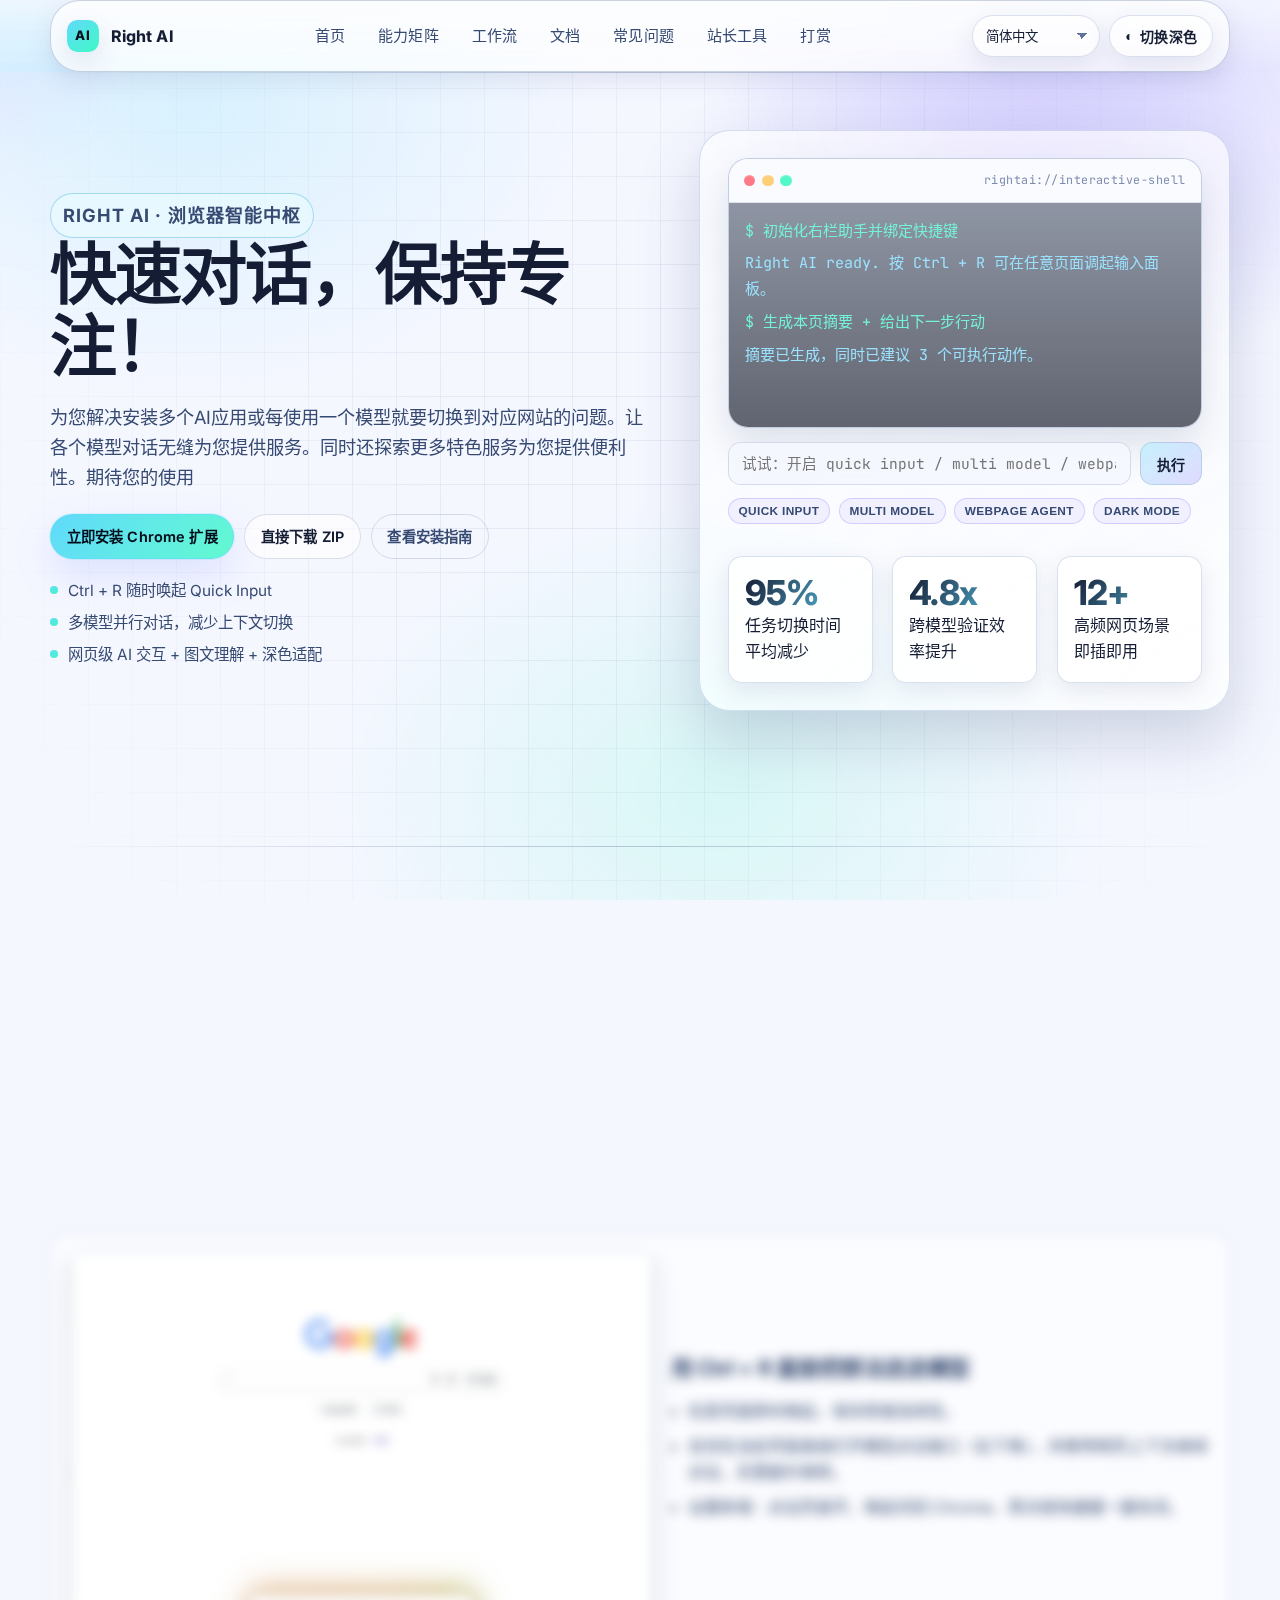
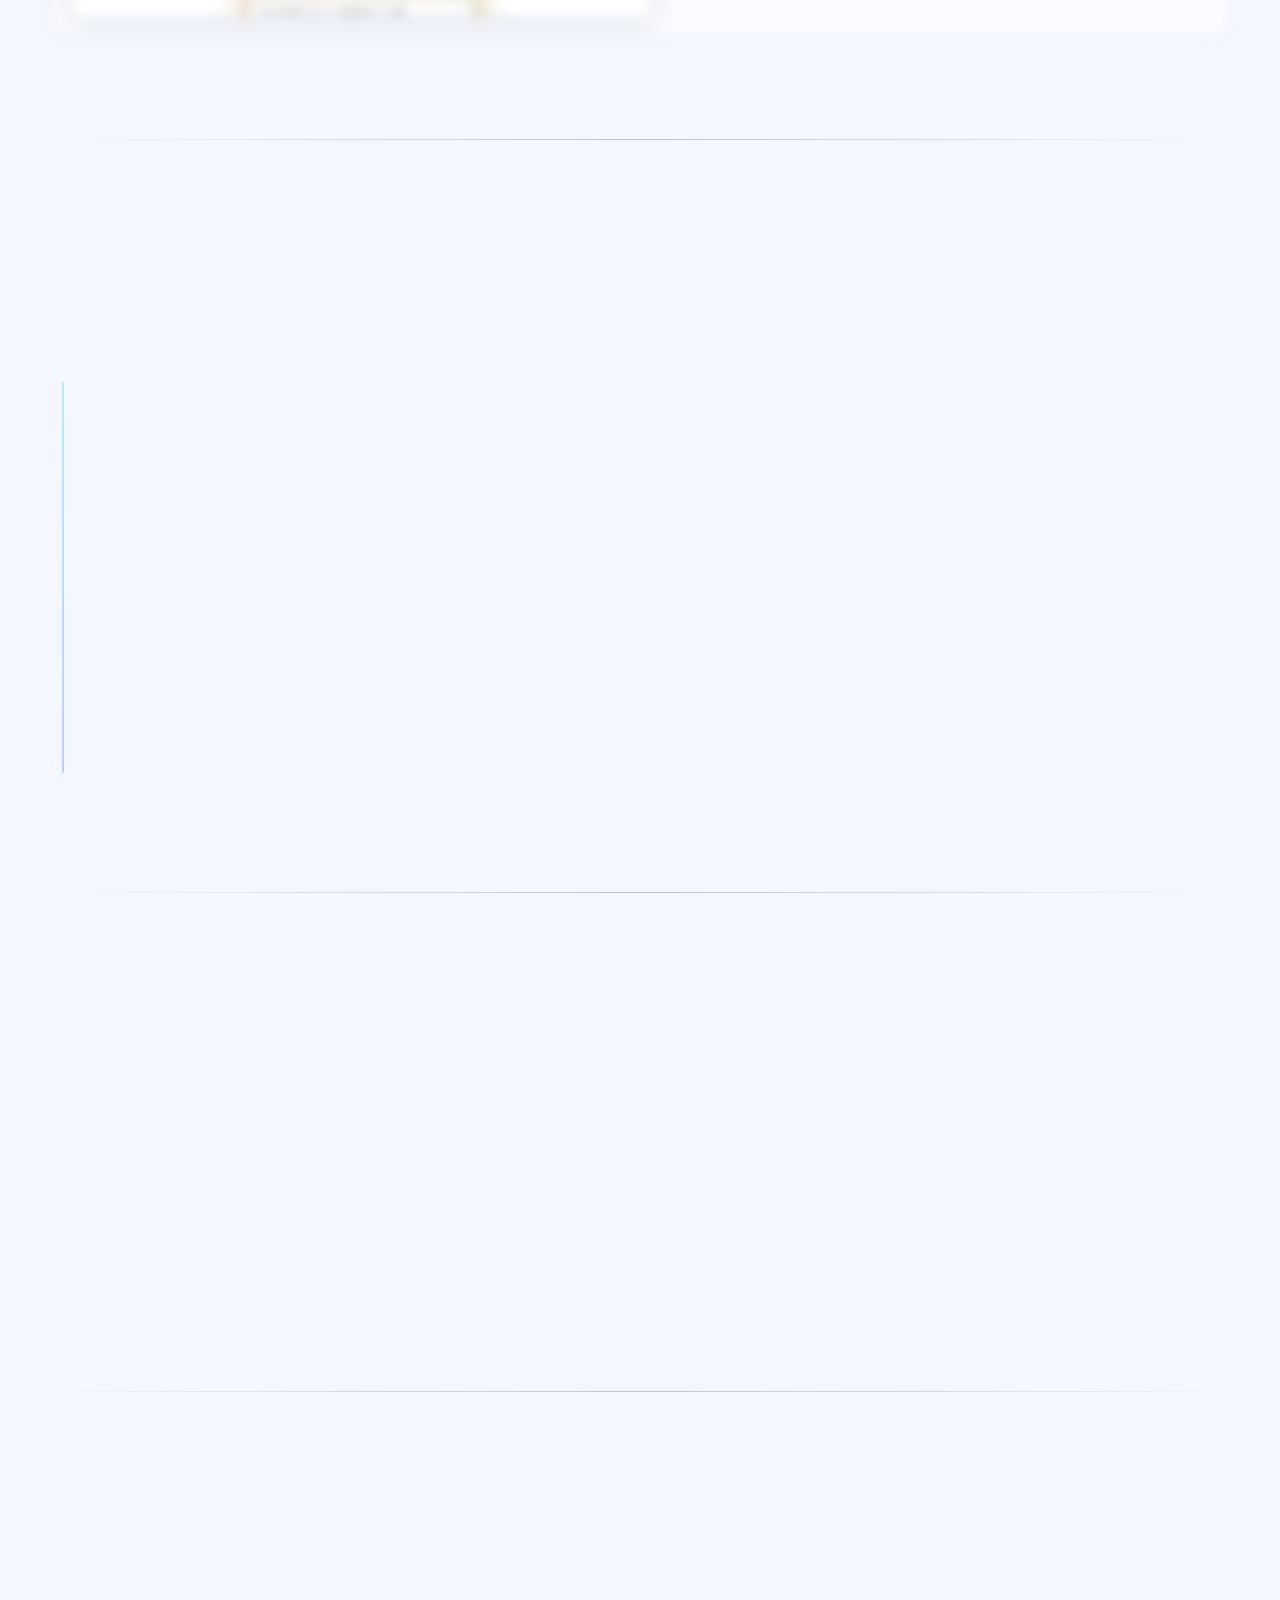
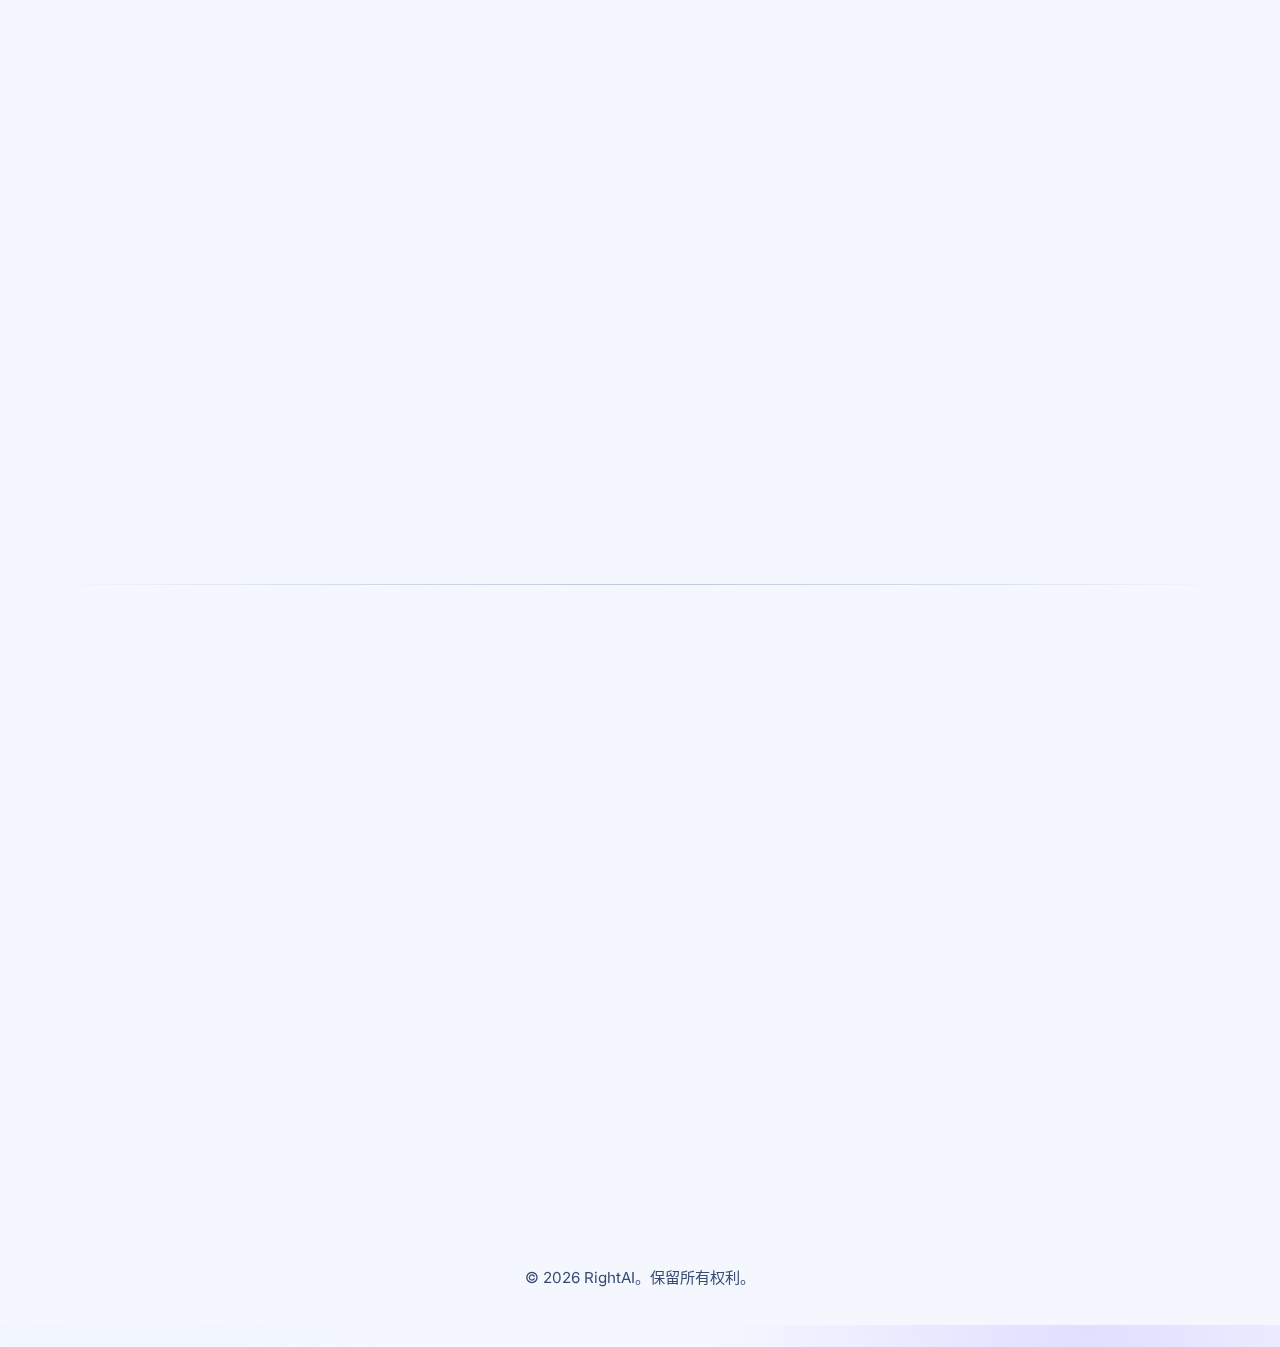
<file: index.html>
<!DOCTYPE html>
<html lang="zh-CN">
  <head>
    <meta charset="UTF-8" />
    <meta name="viewport" content="width=device-width, initial-scale=1.0" />
    <title>Right AI - 智能浏览器工作台</title>
    <meta
      name="description"
      content="Right AI 让浏览器升级为 AI 工作台：快速对话、模型分屏、股票助手、Webpage Agent 与一键暗色适配，让你在当前网页中保持专注。"
    />
    <link
      rel="preconnect"
      href="https://fonts.googleapis.com"
    />
    <link
      rel="preconnect"
      href="https://fonts.gstatic.com"
      crossorigin
    />
    <link
      href="https://fonts.googleapis.com/css2?family=Inter:wght@400;500;600;700;800&family=JetBrains+Mono:wght@400;600&display=swap"
      rel="stylesheet"
    />
    <link rel="stylesheet" href="home.css" />
    <script
      async
      src="https://pagead2.googlesyndication.com/pagead/js/adsbygoogle.js?client=ca-pub-4829247059582292"
      crossorigin="anonymous"
    ></script>
    <script defer src="home.js"></script>
  </head>
  <body data-theme="dark" data-language="zh">
    <div id="scroll-progress" aria-hidden="true"></div>
    <div class="ambient-bg" aria-hidden="true"></div>
    <div class="noise-layer" aria-hidden="true"></div>
    <div class="grid-layer" aria-hidden="true"></div>
    <div class="cursor-glow" aria-hidden="true"></div>

    <header class="site-header">
      <div class="nav-inner">
        <a class="brand" href="#top" aria-label="Right AI Home">
          <span class="brand-mark">AI</span>
          <span class="brand-text">Right AI</span>
        </a>
        <nav class="nav-links" aria-label="Primary navigation">
          <a href="#top" data-i18n="nav.home">首页</a>
          <a href="#features" data-i18n="nav.features">能力矩阵</a>
          <a href="#workflow" data-i18n="nav.workflow">工作流</a>
          <a href="#docs" data-i18n="nav.docs">文档</a>
          <a href="#faq" data-i18n="nav.faq">常见问题</a>
          <a href="tools.html" data-i18n="nav.tools">站长工具</a>
          <a href="#" class="donate-trigger" data-i18n="nav.donate">打赏</a>
        </nav>
        <div class="nav-actions">
          <label class="sr-only" for="language-toggle" data-i18n="nav.language">Language</label>
          <select id="language-toggle" class="language-toggle" aria-label="Language switcher">
            <option value="en">English</option>
            <option value="ru">Русский</option>
            <option value="zh">简体中文</option>
            <option value="zh-Hant">繁體中文</option>
            <option value="ja">日本語</option>
            <option value="ko">한국어</option>
          </select>
          <button class="theme-toggle" id="theme-toggle" type="button" aria-pressed="true">
            <span aria-hidden="true">◐</span>
            <span data-theme-label data-i18n="theme.toggle">切换主题</span>
          </button>
        </div>
      </div>
    </header>

    <main>
      <section class="section hero" id="top">
        <div class="hero-grid">
          <div class="hero-copy reveal">
            <p class="kicker" data-i18n="hero.kicker">Right AI · 浏览器智能中枢</p>
            <h1 data-i18n="hero.title">快速对话，保持专注！</h1>
            <p data-i18n="hero.desc">
              为您解决安装多个AI应用或每使用一个模型就要切换到对应网站的问题。让各个模型对话无缝为您提供服务。同时还探索更多特色服务为您提供便利性。期待您的使用
            </p>
            <div class="hero-actions" id="download">
              <a
                class="cta cta-primary"
                href="https://chromewebstore.google.com/detail/right-ai-sidebar-ai-hub-w/heemhlopcggnlgghlgpllhnlmomlfkfm"
                target="_blank"
                rel="noopener"
                data-i18n="hero.cta.install"
              >
                立即安装 Chrome 扩展
              </a>
              <a class="cta cta-secondary direct-download" href="files/dist.zip" download data-i18n="hero.cta.download">
                直接下载 ZIP
              </a>
              <a class="cta cta-ghost" href="#docs" data-i18n="hero.cta.docs">查看安装指南</a>
            </div>
            <ul class="trust-list" aria-label="Highlights">
              <li data-i18n="hero.trust.1">Ctrl + R 随时唤起 Quick Input</li>
              <li data-i18n="hero.trust.2">多模型并行对话，减少上下文切换</li>
              <li data-i18n="hero.trust.3">网页级 AI 交互 + 图文理解 + 深色适配</li>
            </ul>
          </div>

          <aside class="hero-panel reveal" aria-label="Right AI interactive demo">
            <div class="command-shell" id="command-shell">
              <div class="shell-head">
                <div class="shell-controls" aria-hidden="true">
                  <span></span>
                  <span></span>
                  <span></span>
                </div>
                <span class="shell-path">rightai://interactive-shell</span>
              </div>
              <div class="shell-body" id="shell-output" aria-live="polite">
                <div class="shell-line is-command" data-i18n="shell.init.command1">$ 初始化右栏助手并绑定快捷键</div>
                <div class="shell-line is-response" data-i18n="shell.init.response1">Right AI ready. 按 Ctrl + R 可在任意页面调起输入面板。</div>
                <div class="shell-line is-command" data-i18n="shell.init.command2">$ 生成本页摘要 + 给出下一步行动</div>
                <div class="shell-line is-response" data-i18n="shell.init.response2">摘要已生成，同时已建议 3 个可执行动作。</div>
              </div>
            </div>
            <div class="command-input-row">
              <label class="sr-only" for="command-input" data-i18n="shell.input.label">输入命令</label>
              <input
                id="command-input"
                type="text"
                data-i18n-placeholder="shell.input.placeholder"
                placeholder="试试：开启 quick input / multi model / webpage mode"
                autocomplete="off"
              />
              <button id="run-command" type="button" data-i18n="shell.input.run">执行</button>
            </div>
            <div class="chip-row" aria-label="Prompt chips">
              <button class="prompt-chip" type="button" data-prompt-key="prompts.quick" data-i18n="chips.quick">Quick Input</button>
              <button class="prompt-chip" type="button" data-prompt-key="prompts.multi" data-i18n="chips.multi">Multi Model</button>
              <button class="prompt-chip" type="button" data-prompt-key="prompts.webpage" data-i18n="chips.webpage">Webpage Agent</button>
              <button class="prompt-chip" type="button" data-prompt-key="prompts.dark" data-i18n="chips.dark">Dark Mode</button>
            </div>

            <div class="stats-grid">
              <article class="stat-card">
                <span class="stat-value" data-target="95%">0%</span>
                <p data-i18n="stats.one">任务切换时间平均减少</p>
              </article>
              <article class="stat-card">
                <span class="stat-value" data-target="4.8x">0x</span>
                <p data-i18n="stats.two">跨模型验证效率提升</p>
              </article>
              <article class="stat-card">
                <span class="stat-value" data-target="12+">0+</span>
                <p data-i18n="stats.three">高频网页场景即插即用</p>
              </article>
            </div>
          </aside>
        </div>
      </section>

      <section class="section features" id="features">
        <div class="section-heading reveal">
          <p class="kicker" data-i18n="features.kicker">功能系统</p>
          <h2 class="section-title" data-i18n="features.title">一个界面，覆盖输入、理解、推理、执行全链路</h2>
          <p class="section-lead" data-i18n="features.lead">
            不再在插件、标签页、工具站点之间跳转。Right AI 把最常用的智能操作与股票分析能力整合为可视化可交互模块。
          </p>
        </div>

        <div class="feature-tabs reveal" role="tablist" aria-label="核心能力标签">
          <button class="feature-tab is-active" type="button" role="tab" aria-selected="true" data-tab="quick-input" data-i18n="tabs.quick">
            AI 快速输入
          </button>
          <button class="feature-tab" type="button" role="tab" aria-selected="false" data-tab="quick-conversation" data-i18n="tabs.quickConversation">
            AI 快速对话
          </button>
          <button class="feature-tab" type="button" role="tab" aria-selected="false" data-tab="multi-model" data-i18n="tabs.multi">
            多模型分屏
          </button>
          <button class="feature-tab" type="button" role="tab" aria-selected="false" data-tab="webpage-agent" data-i18n="tabs.webpage">
            网页智能体
          </button>
          <button class="feature-tab" type="button" role="tab" aria-selected="false" data-tab="stock-agent" data-i18n="tabs.stock">
            股票助手
          </button>
          <button class="feature-tab" type="button" role="tab" aria-selected="false" data-tab="text-ocr" data-i18n="tabs.ocr">
            OCR 与文本
          </button>
          <button class="feature-tab" type="button" role="tab" aria-selected="false" data-tab="adaptive-dark" data-i18n="tabs.dark">
            自适应深色模式
          </button>
        </div>

        <article class="feature-panel is-active reveal" data-panel="quick-input" id="quick-input">
          <div class="feature-panel-grid">
            <img src="assets/shortcut-quick-send.png" alt="Right AI 快速输入" loading="lazy" />
            <div class="feature-panel-copy">
              <h3 data-i18n="panels.quick.title">用 Ctrl + R 直接把想法送进模型</h3>
              <ul>
                <li data-i18n="panels.quick.1">任意页面即时唤起，保持思维连续性。</li>
                <li data-i18n="panels.quick.2">支持在当前页面直接打开模型对话窗口（右下角），并携带网页上下文继续对话，无需额外跳转。</li>
                <li data-i18n="panels.quick.3">设置新增：对话页直开、唤起切回 Chrome、再次按快捷键一键关闭。</li>
              </ul>
            </div>
          </div>
        </article>

        <article class="feature-panel reveal" data-panel="quick-conversation" id="quick-conversation" hidden>
          <div class="feature-panel-grid">
            <img src="assets/quick_conversation.png" alt="Right AI 快速对话" loading="lazy" />
            <div class="feature-panel-copy">
              <h3 data-i18n="panels.quickConversation.title">AI 快速对话：网页独立窗口对话</h3>
              <ul>
                <li data-i18n="panels.quickConversation.1">可快速唤起网页上的独立对话窗口，并携带当前网页上下文直接开始模型对话。</li>
                <li data-i18n="panels.quickConversation.2">对话窗可悬浮在当前页面，减少频繁切换标签页与侧栏的成本。</li>
                <li data-i18n="panels.quickConversation.3">与 AI 快速输入共同打造便捷使用方案：一个负责“快启动”，一个负责“沉浸对话”。</li>
              </ul>
            </div>
          </div>
        </article>

        <article class="feature-panel reveal" data-panel="multi-model" id="multi-model" hidden>
          <div class="feature-panel-grid">
            <img src="assets/Multi-Model-Support.png" alt="Multi model split" loading="lazy" />
            <div class="feature-panel-copy">
              <h3 data-i18n="panels.multi.title">多模型同屏协同，结果更稳更准</h3>
              <ul>
                <li data-i18n="panels.multi.1">ChatGPT、Gemini、Claude 与自定义模型并行输出。</li>
                <li data-i18n="panels.multi.2">同一任务多答案并列，秒级完成交叉验证。</li>
                <li data-i18n="panels.multi.3">复杂任务自动拆解并路由到最适合的模型。</li>
              </ul>
            </div>
          </div>
        </article>

        <article class="feature-panel reveal" data-panel="webpage-agent" id="webpage-chat" hidden>
          <div class="feature-panel-grid">
            <img src="assets/Rigth-Chat.png" alt="Webpage agent" loading="lazy" />
            <div class="feature-panel-copy">
              <h3 data-i18n="panels.web.title">网页就是上下文，AI 在原位完成理解与执行</h3>
              <ul>
                <li data-i18n="panels.web.1">自动读取当前网页内容，支持问答、总结、改写与翻译。</li>
                <li data-i18n="panels.web.2">配合 OCR、视觉理解，实现图文混合信息处理。</li>
                <li data-i18n="panels.web.3">研究、竞品分析、内容策划可直接沉浸式完成。</li>
              </ul>
            </div>
          </div>
        </article>

        <article class="feature-panel reveal" data-panel="stock-agent" id="stock-agent" hidden>
          <div class="feature-panel-grid">
            <img src="assets/Stock.png" alt="Right AI stock assistant" loading="lazy" />
            <div class="feature-panel-copy">
              <h3 data-i18n="panels.stock.title">股票助手：盯盘、资讯、AI 解读一体化</h3>
              <ul>
                <li data-i18n="panels.stock.1">在侧栏实时查看自选股、涨跌幅、分时与关键价位。</li>
                <li data-i18n="panels.stock.2">结合当前网页资讯、财报、公告，快速生成个股解读与风险提示。</li>
                <li data-i18n="panels.stock.3">可把股票问题直接发给指定模型，在研究和盯盘之间保持连续。</li>
              </ul>
            </div>
          </div>
        </article>

        <article class="feature-panel reveal" data-panel="text-ocr" id="text-ocr" hidden>
          <div class="feature-panel-grid">
            <img src="assets/Image-OCR-Traanslation.png" alt="Right AI OCR and translation" loading="lazy" />
            <div class="feature-panel-copy">
              <h3 data-i18n="panels.ocr.title">文本识别：OCR 提取 + 翻译一步完成</h3>
              <ul>
                <li data-i18n="panels.ocr.1">对网页图片与截图进行文字识别，自动提取可复制文本。</li>
                <li data-i18n="panels.ocr.2">识别结果可直接翻译、总结或继续追问。</li>
                <li data-i18n="panels.ocr.3">适合处理海报、PDF 截图、社媒图文等场景。</li>
              </ul>
            </div>
          </div>
        </article>

        <article class="feature-panel reveal" data-panel="adaptive-dark" id="webpage-tools" hidden>
          <div class="feature-panel-grid">
            <img src="assets/night-adapt.png" alt="Adaptive dark mode" loading="lazy" />
            <div class="feature-panel-copy">
              <h3 data-i18n="panels.dark.title">任何网页，一键进入舒适暗色工作模式</h3>
              <ul>
                <li data-i18n="panels.dark.1">即使网站没有原生 Dark Mode，也可稳定适配。</li>
                <li data-i18n="panels.dark.2">配合系统主题与扩展主题联动，夜间阅读更护眼。</li>
                <li data-i18n="panels.dark.3">保持层级清晰与文本对比，兼顾美观与可读性。</li>
              </ul>
            </div>
          </div>
        </article>
      </section>

      <section class="section workflow" id="workflow">
        <div class="section-heading reveal">
          <p class="kicker" data-i18n="workflow.kicker">工作流引擎</p>
          <h2 class="section-title" data-i18n="workflow.title">四步完成高密度信息任务</h2>
        </div>
        <div class="workflow-track">
          <article class="workflow-step reveal" id="shortcut">
            <h3 data-i18n="workflow.1.title">01 · 捕获</h3>
            <p data-i18n="workflow.1.body">在任何网页按下 Ctrl + R，输入发给模型内容，Right AI 可以快速发给指定模型，如果您配置了智谱AI，可以为您分析基于当前网页内容的输入意图。</p>
          </article>
          <article class="workflow-step reveal">
            <h3 data-i18n="workflow.2.title">02 · 分屏</h3>
            <p data-i18n="workflow.2.body">模型分屏，可以同时跟两个模型进行对话。</p>
          </article>
          <article class="workflow-step reveal">
            <h3 data-i18n="workflow.3.title">03 · 生成</h3>
            <p data-i18n="workflow.3.body">在侧栏实时生成摘要、行动清单、改写版本与下一步建议。</p>
          </article>
          <article class="workflow-step reveal">
            <h3 data-i18n="workflow.4.title">04 · 执行</h3>
            <p data-i18n="workflow.4.body">直接把结论用于写作、调研、协作，形成可持续的闭环流程。</p>
          </article>
        </div>
      </section>

      <section class="section showcase" id="showcase">
        <div class="section-heading reveal">
          <p class="kicker" data-i18n="showcase.kicker">交互场景</p>
          <h2 class="section-title" data-i18n="showcase.title">面向真实工作场景的交互设计</h2>
        </div>
        <div class="showcase-grid">
          <article class="tilt-card showcase-card reveal">
            <h3 data-i18n="showcase.1.title">市场研究</h3>
            <p data-i18n="showcase.1.body">在行业报道页面直接提炼关键信号，自动生成结构化洞察与风险提示。</p>
            <span data-i18n="showcase.1.tag">网页总结 · 对比分析</span>
          </article>
          <article class="tilt-card showcase-card reveal">
            <h3 data-i18n="showcase.2.title">产品与运营</h3>
            <p data-i18n="showcase.2.body">把用户反馈、竞品信息、文案素材即时拼接成可执行运营策略。</p>
            <span data-i18n="showcase.2.tag">多模型协同 · 快速迭代</span>
          </article>
          <article class="tilt-card showcase-card reveal">
            <h3 data-i18n="showcase.3.title">知识学习</h3>
            <p data-i18n="showcase.3.body">复杂概念自动转译为可理解步骤，结合翻译与问答持续追问直到吃透。</p>
            <span data-i18n="showcase.3.tag">深度阅读 · 智能追问</span>
          </article>
        </div>
      </section>

      <section class="section docs" id="docs">
        <div class="section-heading reveal">
          <p class="kicker" data-i18n="docs.kicker">快速开始</p>
          <h2 class="section-title" data-i18n="docs.title">3 分钟内完成安装并启动第一条命令</h2>
        </div>

        <div class="docs-grid">
          <article class="docs-card reveal" id="manual-install">
            <h3 data-i18n="docs.install.title">快速安装</h3>
            <ol class="install-steps">
              <li>
                <span data-i18n="docs.install.step1.start">从 Chrome Web Store 安装</span>
                <a
                  href="https://chromewebstore.google.com/detail/right-ai-sidebar-ai-hub-w/heemhlopcggnlgghlgpllhnlmomlfkfm"
                  target="_blank"
                  rel="noopener"
                >Right AI</a>
                <span data-i18n="docs.install.step1.middle">，或下载</span>
                <a class="direct-download" href="files/dist.zip" download data-i18n="docs.install.step1.offline">离线包</a>
                <span data-i18n="docs.install.step1.end">进行手动安装。</span>
              </li>
              <li data-i18n="docs.install.step2">打开扩展页面，固定 Right AI 到工具栏。</li>
              <li data-i18n="docs.install.step3">进入任意网页，按 Ctrl + R 立即唤起 Quick Input。</li>
            </ol>
            <p class="shortcut-note" data-i18n="docs.install.note">手动安装路径：chrome://extensions → Developer mode → Load unpacked</p>
          </article>

          <article class="docs-card reveal" id="version-updates">
            <h3 data-i18n="docs.update.title">版本更新节奏</h3>
            <ul class="update-list">
              <li data-i18n="docs.update.1">月更：跟进最新 AI 资讯，持续提供符合当前场景的 AI 服务。</li>
            </ul>
            <p data-i18n="docs.update.note">建议开启自动更新，让 Right AI 持续贴合最新模型能力与使用场景。</p>
          </article>

          <article class="docs-card reveal" id="quick-chat-updates">
            <h3 data-i18n="docs.quickchat.title">AI 快速输入对话页（新）</h3>
            <ul class="update-list">
              <li data-i18n="docs.quickchat.1">唤起后可在网页右下角直接进入模型对话界面。</li>
              <li data-i18n="docs.quickchat.2">设置新增「快捷弹窗显示模型对话页」与「唤起时切回 Chrome 前台」。</li>
              <li data-i18n="docs.quickchat.3">可开启「再次按快捷键关闭快捷对话窗口」实现快速开关。</li>
            </ul>
            <p data-i18n="docs.quickchat.note">建议在扩展设置中按你的使用习惯组合上述选项。</p>
          </article>
        </div>
      </section>

      <section class="section faq" id="faq">
        <div class="section-heading reveal">
          <p class="kicker" data-i18n="faq.kicker">常见问题</p>
          <h2 class="section-title" data-i18n="faq.title">你可能关心的问题</h2>
        </div>

        <details class="reveal">
          <summary data-i18n="faq.1.q">Right AI 支持哪些浏览器？</summary>
          <p data-i18n="faq.1.a">推荐最新版 Chrome。基于 Chromium 的 Edge 等浏览器通常也可正常运行。</p>
        </details>
        <details class="reveal">
          <summary data-i18n="faq.2.q">我必须登录账号才能用吗？</summary>
          <p data-i18n="faq.2.a">安装后即可使用核心能力。部分模型服务可能需要你在扩展内配置自己的 API 信息。</p>
        </details>
        <details class="reveal">
          <summary data-i18n="faq.3.q">如何快速调起输入面板？</summary>
          <p data-i18n="faq.3.a">默认推荐快捷键是 Ctrl + R，用于唤起右侧面板。你也可以在 Right AI 设置中自定义快捷键。</p>
        </details>
        <details class="reveal">
          <summary data-i18n="faq.4.q">离线包应该怎么安装？</summary>
          <p data-i18n="faq.4.a">下载 files/dist.zip，解压后在 chrome://extensions 开启开发者模式并选择“加载已解压的扩展程序”。</p>
        </details>
        <details class="reveal">
          <summary data-i18n="faq.5.q">快捷键怎么设置更顺手？</summary>
          <p data-i18n="faq.5.intro">推荐按下面的方式配置：</p>
          <div class="faq-shortcuts-wrap">
            <table class="faq-shortcuts-table">
              <thead>
                <tr>
                  <th scope="col" data-i18n="faq.5.head.shortcut">快捷键</th>
                  <th scope="col" data-i18n="faq.5.head.action">对应功能</th>
                </tr>
              </thead>
              <tbody>
                <tr>
                  <td><code>Control + R</code></td>
                  <td data-i18n="faq.5.r">唤起右侧面板。</td>
                </tr>
                <tr>
                  <td><code>Control + W</code></td>
                  <td data-i18n="faq.5.w">唤起浏览器对话。</td>
                </tr>
                <tr>
                  <td><code>Control + Q</code></td>
                  <td data-i18n="faq.5.qk">快速发消息或唤起 AI 浮层窗口。</td>
                </tr>
                <tr>
                  <td><code>Control + L</code></td>
                  <td data-i18n="faq.5.l">网页亮度适配。</td>
                </tr>
              </tbody>
            </table>
          </div>
          <p class="faq-shortcut-note" data-i18n="faq.5.note">这些设置需要在 Right AI 面板内点击“设置”，并在对应条目里完成配置。</p>
        </details>
      </section>
    </main>

    <div class="donate-modal" hidden>
      <div class="donate-modal-backdrop" data-close></div>
      <div
        class="donate-modal-dialog"
        role="dialog"
        aria-modal="true"
        aria-labelledby="donate-title"
        aria-describedby="donate-description"
        tabindex="-1"
      >
        <button class="donate-modal-close" type="button" data-close aria-label="Close">
          <span aria-hidden="true">&times;</span>
        </button>
        <h2 id="donate-title" data-i18n="donate.title">感谢支持 Right AI！</h2>
        <p id="donate-description" data-i18n="donate.message">扫描任意二维码完成打赏，感谢你的支持！</p>
        <div class="donate-qr-grid">
          <figure>
            <img src="assets/Ali-Pay.JPG" alt="支付宝打赏二维码" loading="lazy" />
            <figcaption data-i18n="donate.alipay">支付宝</figcaption>
          </figure>
          <figure>
            <img src="assets/Wechat-Pay.jpg" alt="微信打赏二维码" loading="lazy" />
            <figcaption data-i18n="donate.wechat">微信</figcaption>
          </figure>
        </div>
      </div>
    </div>

    <footer class="site-footer">
      <p data-i18n="footer.copyright">© 2026 RightAI。保留所有权利。</p>
    </footer>

    <button
      class="back-to-top"
      id="back-to-top"
      type="button"
      data-i18n-aria-label="footer.back"
      data-i18n-title="footer.back"
      aria-label="回到顶部"
      title="回到顶部"
    >
      <span aria-hidden="true">↑</span>
    </button>
  </body>
</html>
</file>
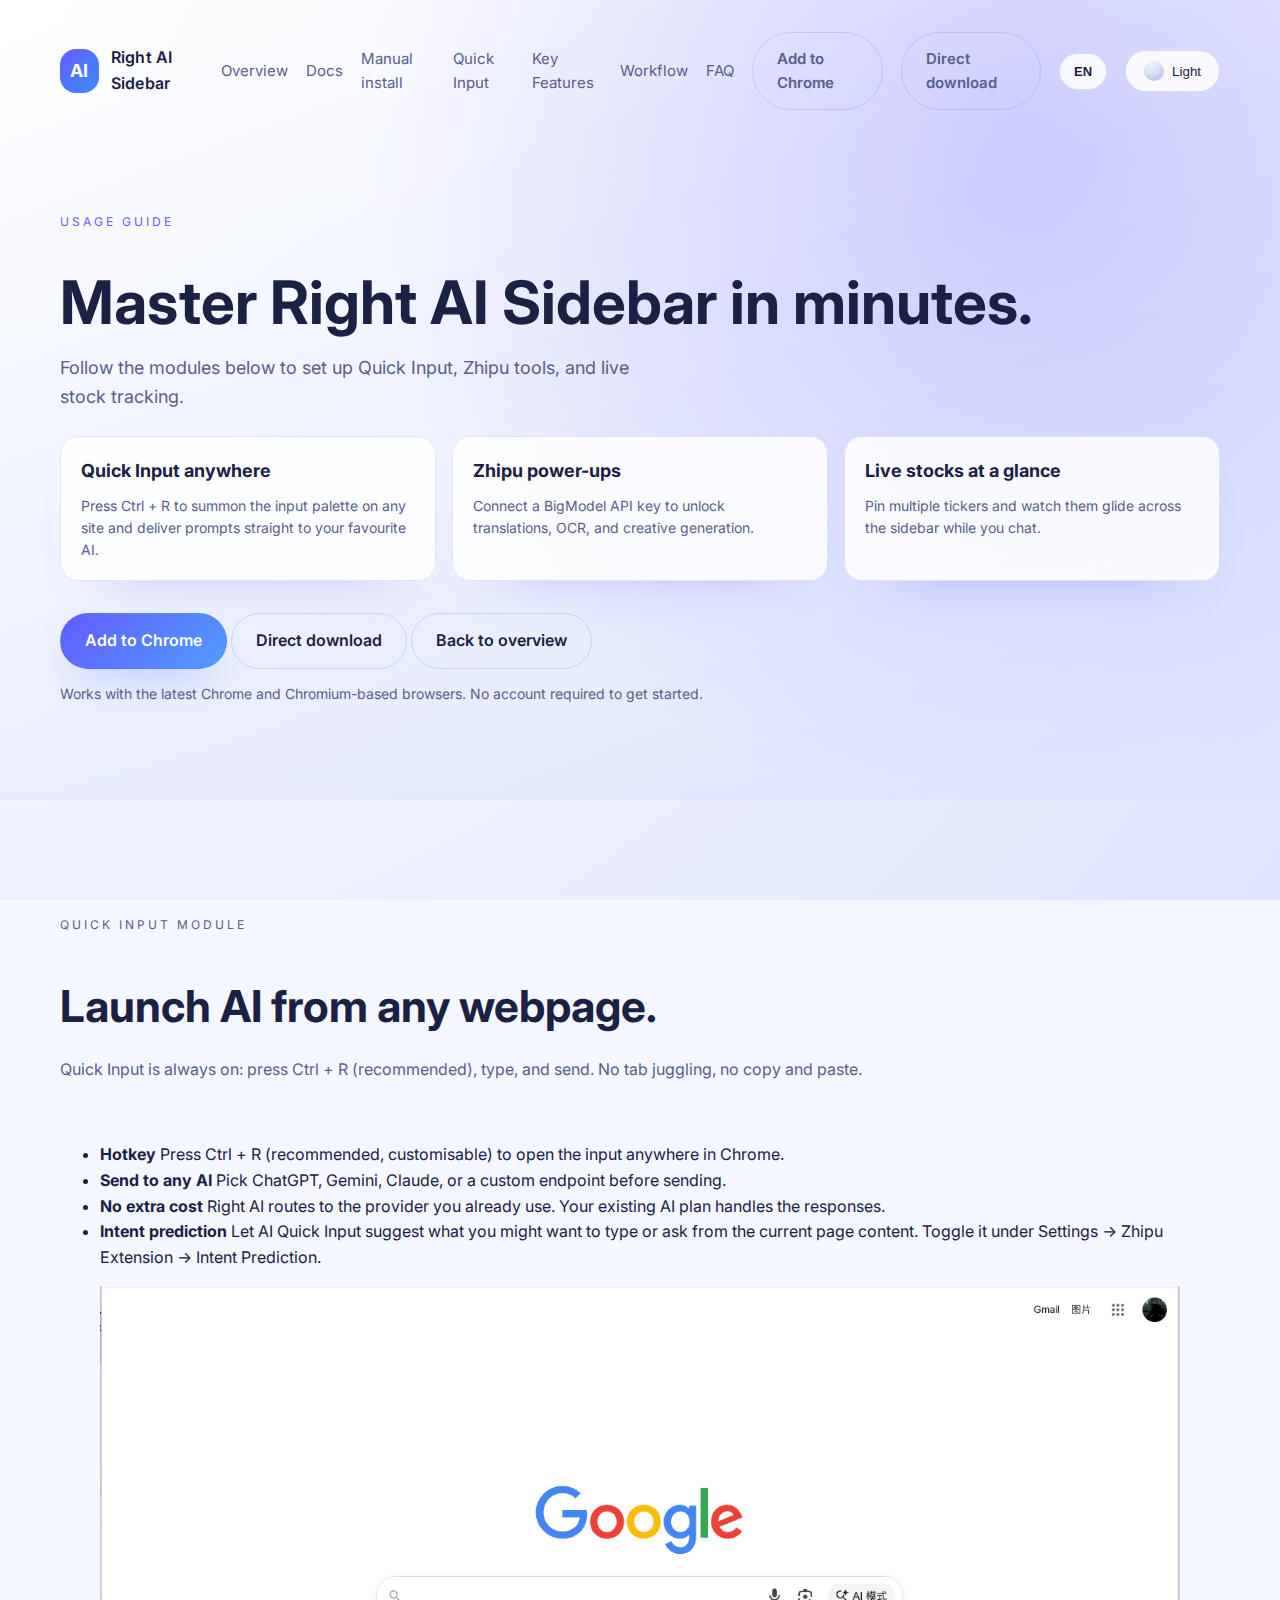
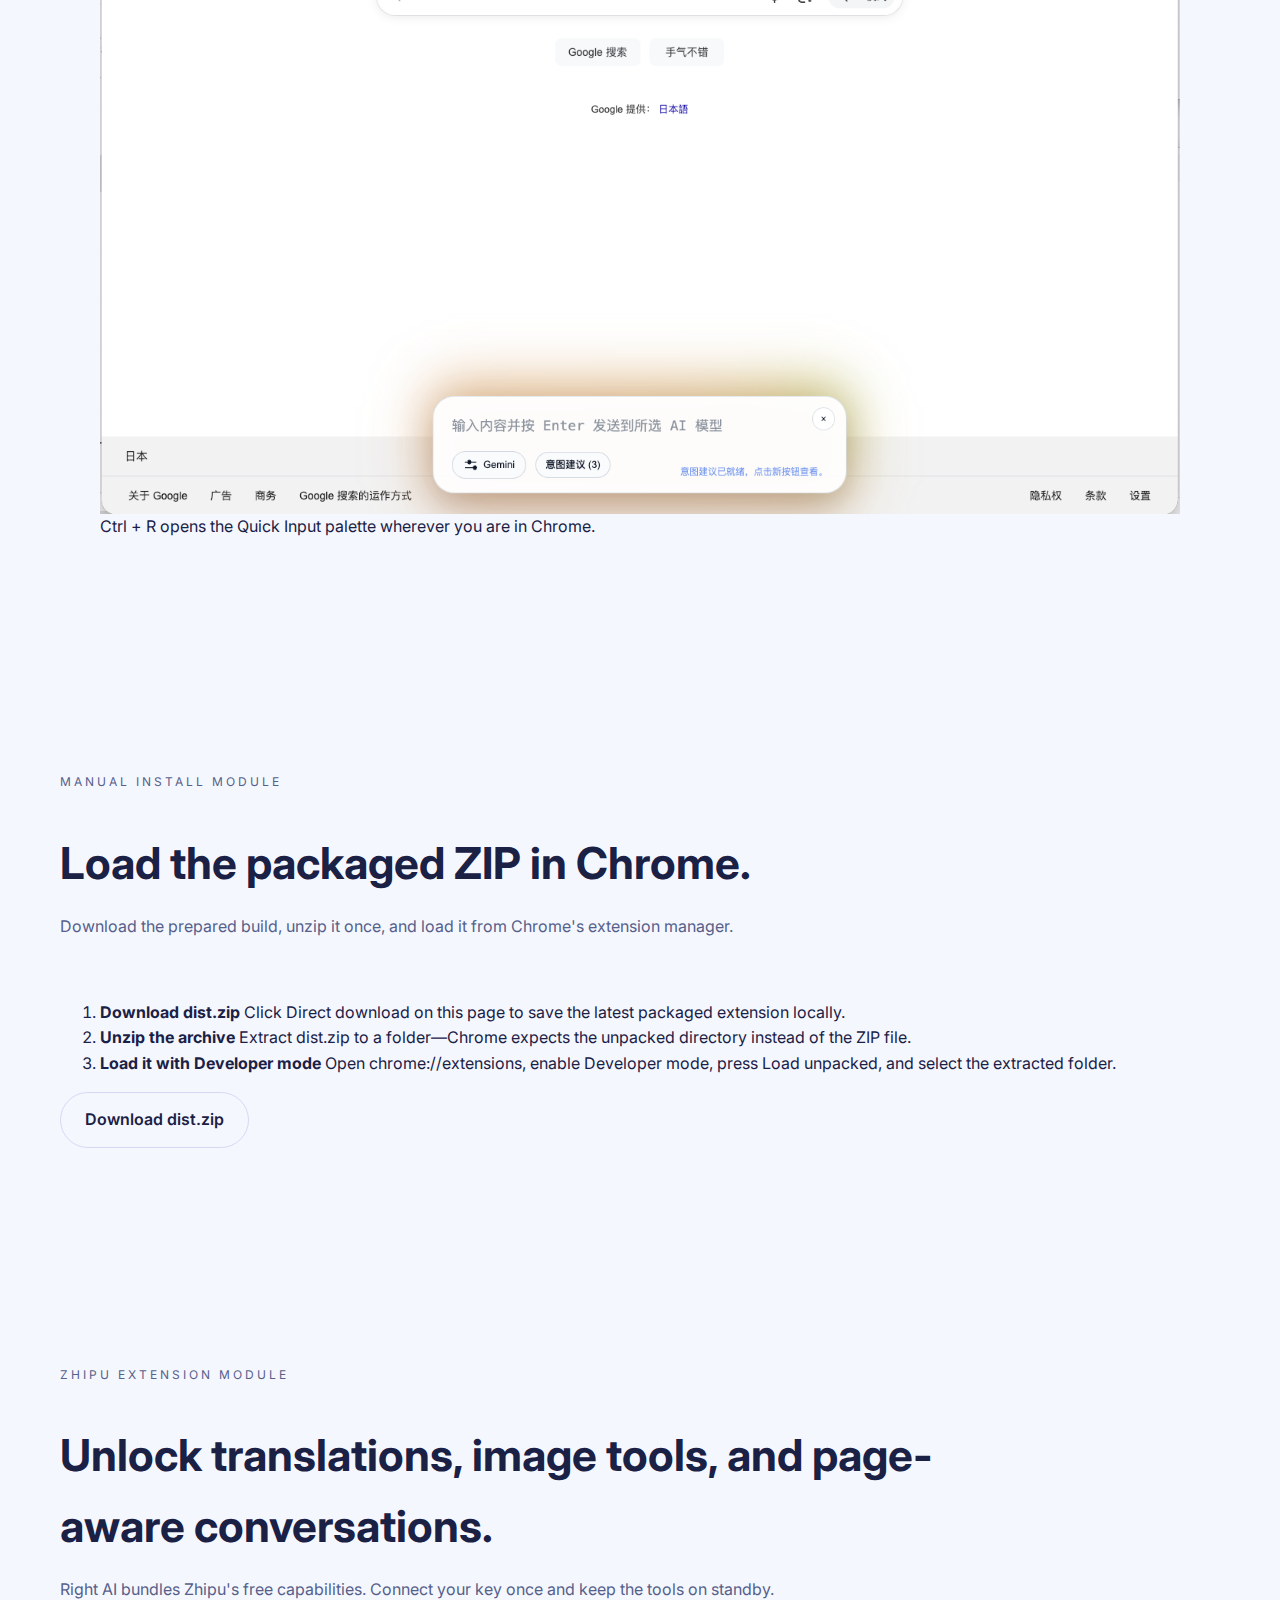
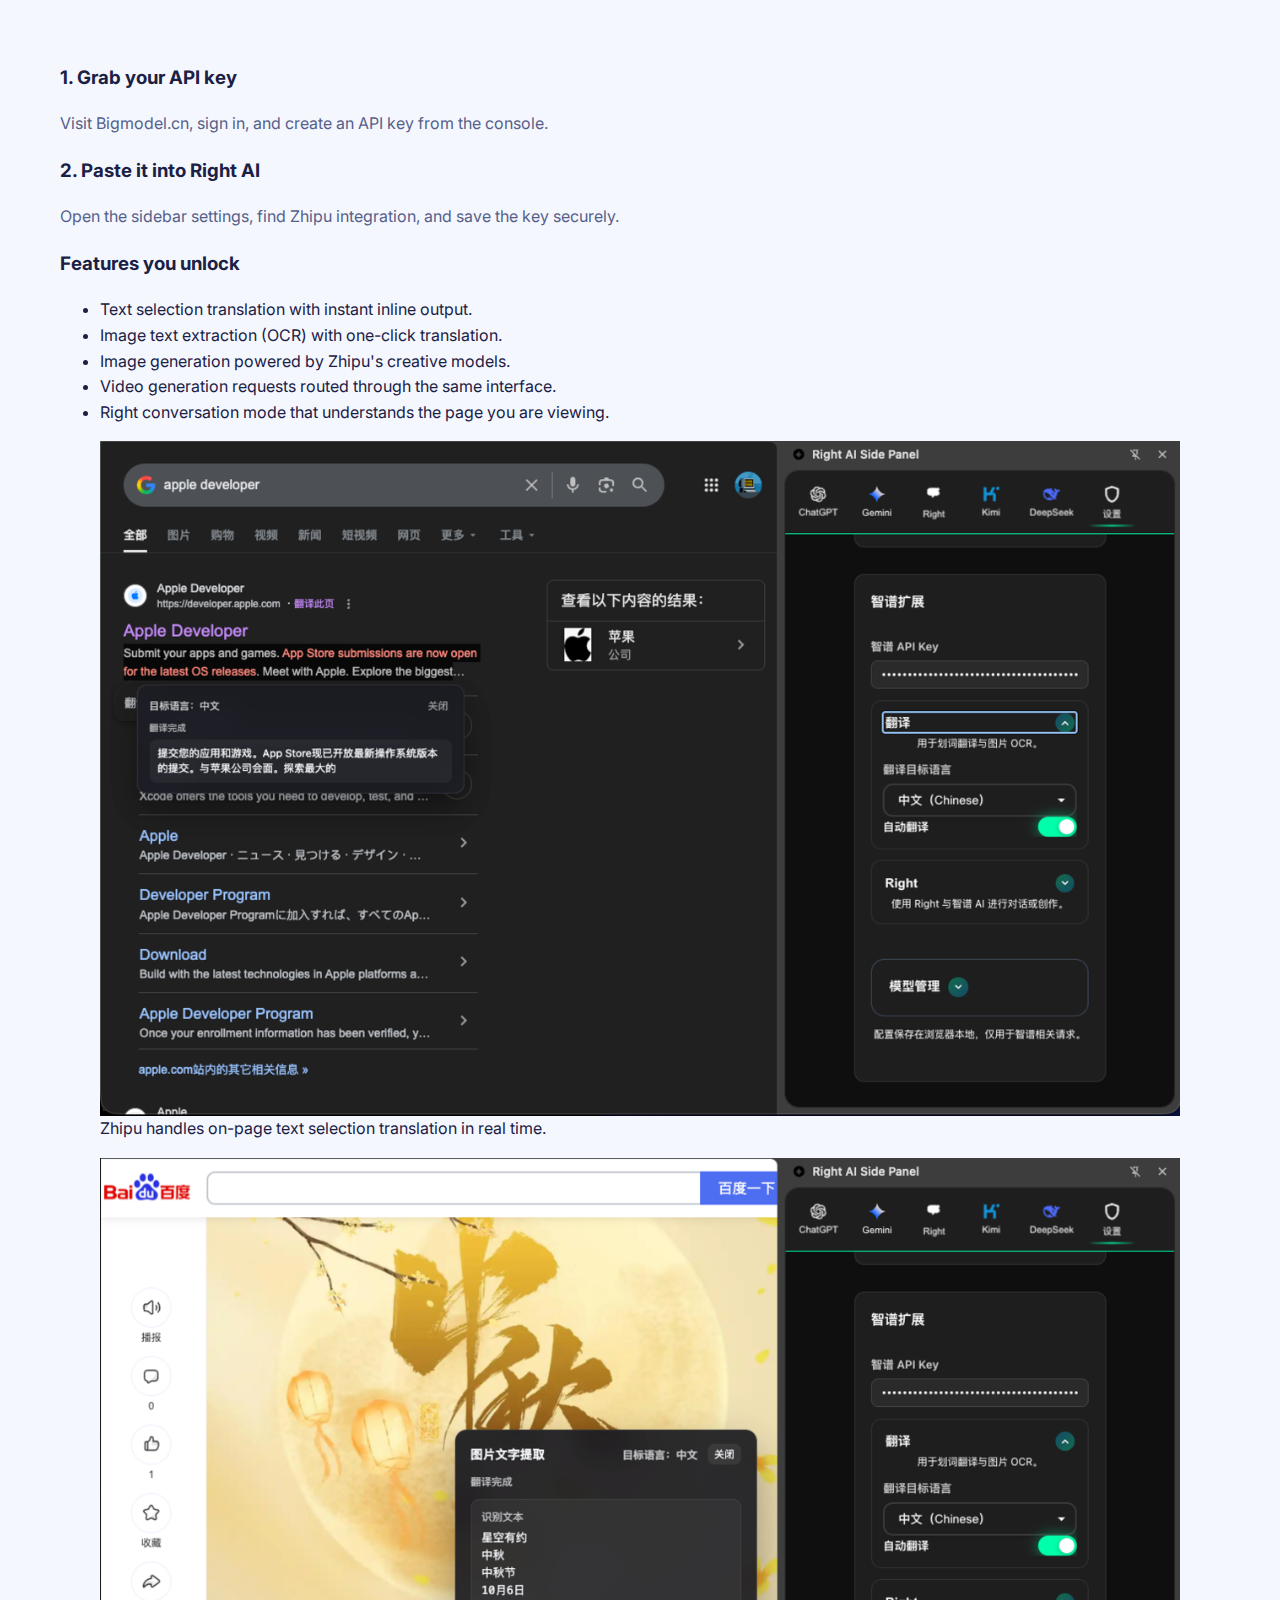
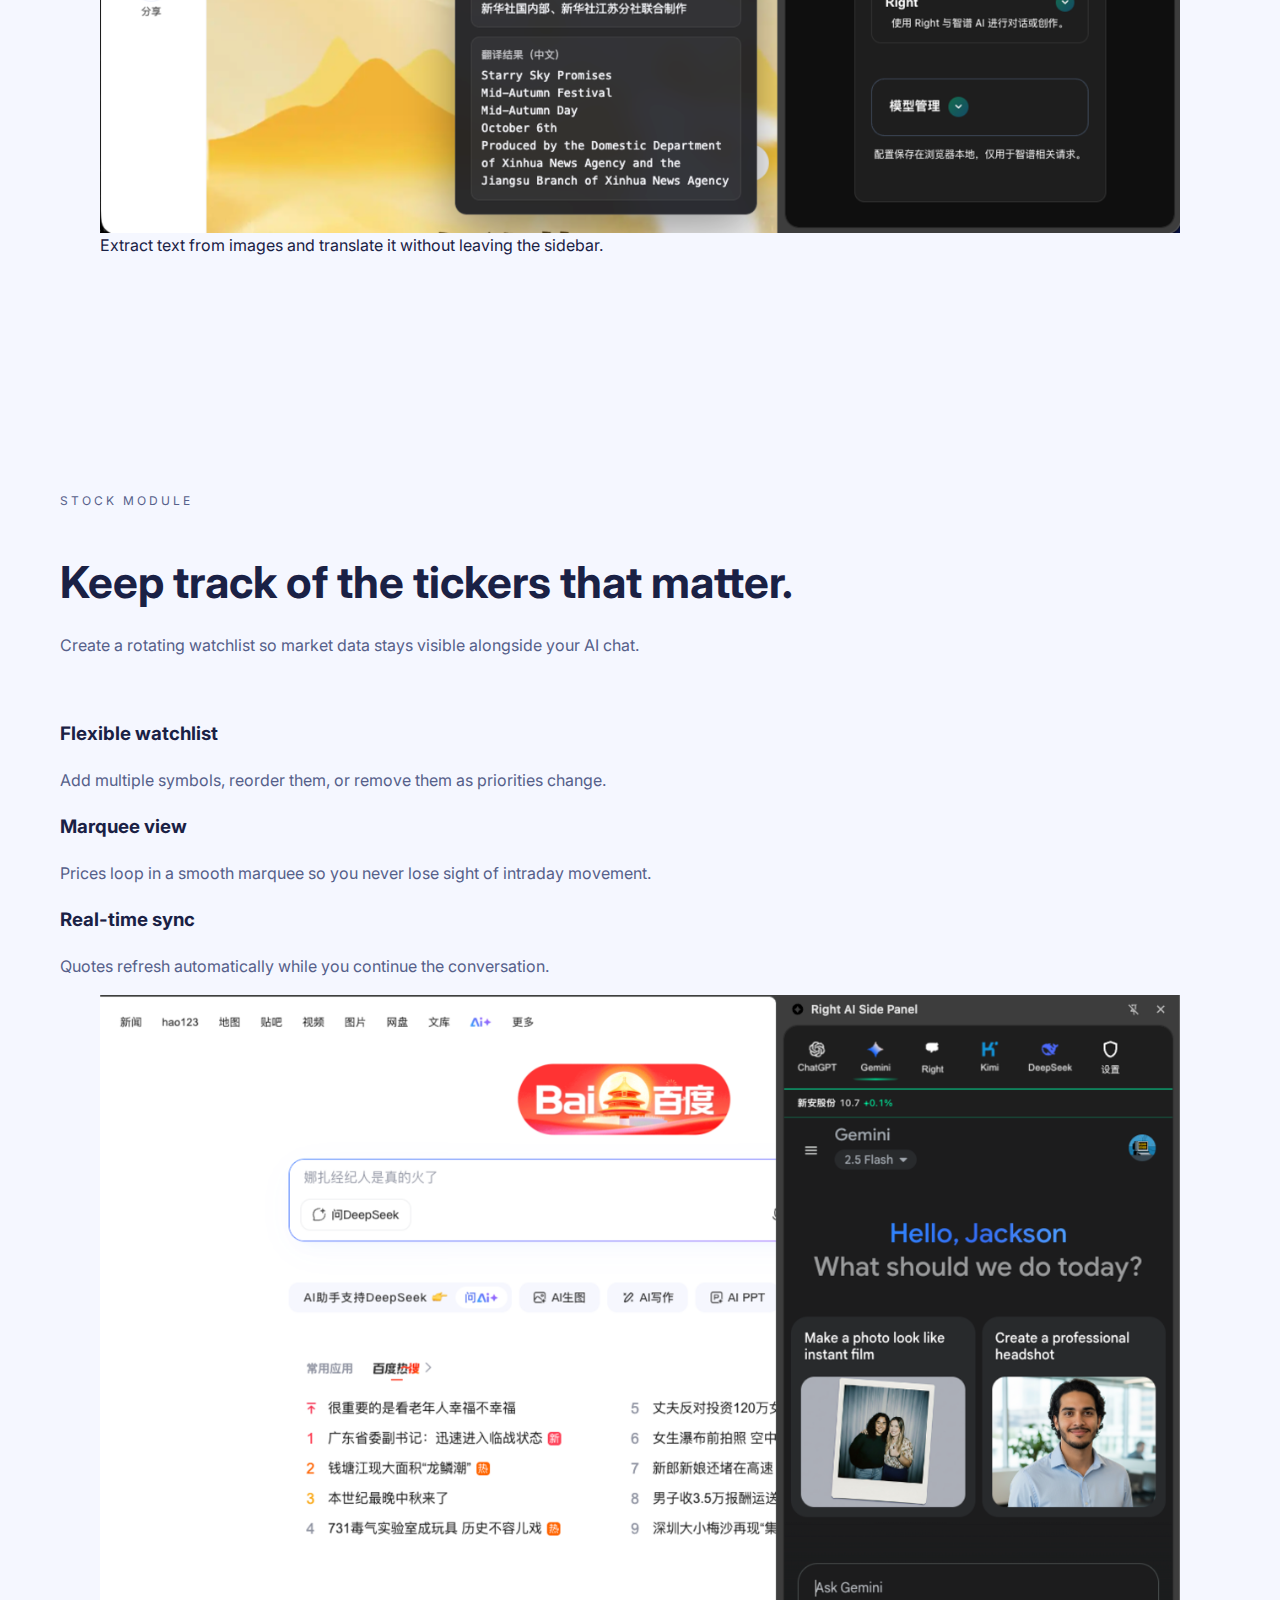
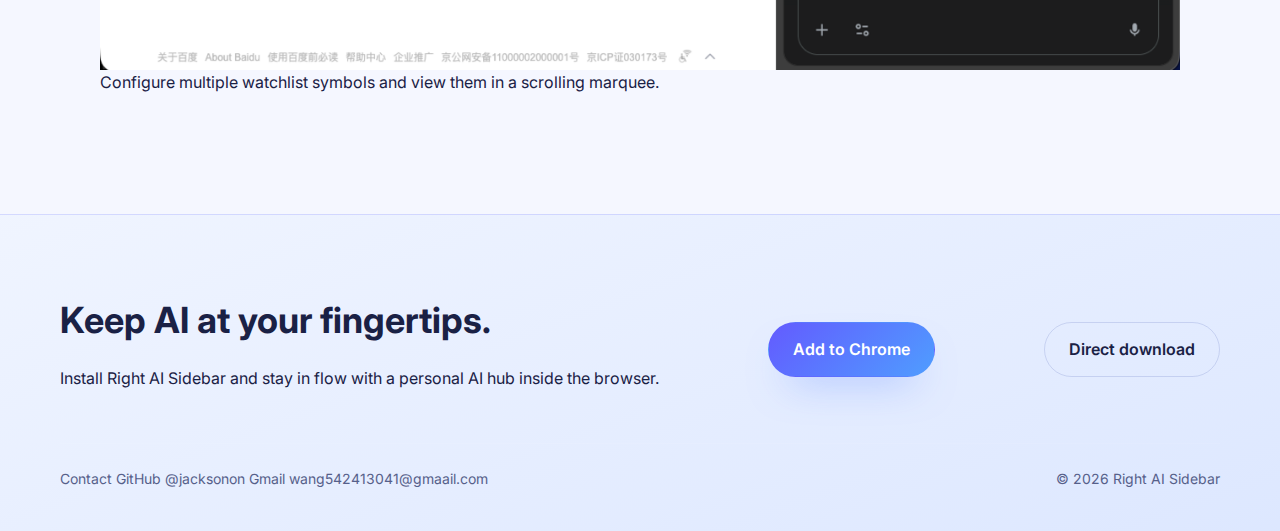
<file: docs.html>
<!DOCTYPE html>
<html lang="en">
  <head>
    <meta charset="UTF-8" />
    <meta name="viewport" content="width=device-width, initial-scale=1.0" />
    <title>Right AI Sidebar - Usage Guide</title>
    <meta
      name="description"
      content="Learn how to configure Right AI Sidebar: Quick Input shortcuts, Zhipu-powered tools, and the live stock module."
    />
    <link rel="preconnect" href="https://fonts.googleapis.com" />
    <link rel="preconnect" href="https://fonts.gstatic.com" crossorigin />
    <link
      href="https://fonts.googleapis.com/css2?family=Inter:wght@400;500;600;700;800&display=swap"
      rel="stylesheet"
    />
    <link rel="stylesheet" href="styles.css" />
  </head>
  <body data-theme="light" data-language="en">
    <header class="hero" id="top">
      <nav class="nav">
        <a class="logo" href="index.html#top" aria-label="Right AI Sidebar home">
          <span class="logo-mark">AI</span>
          <span class="logo-text">Right AI Sidebar</span>
        </a>
        <div class="nav-links">
          <a href="index.html#top" data-i18n="nav.overview">Overview</a>
          <a href="docs.html#top" data-i18n="nav.docs">Docs</a>
          <a href="#manual-install" data-i18n="nav.manualInstall">Manual install</a>
          <a href="#quick-input" data-i18n="nav.quickInput">Quick Input</a>
          <a href="index.html#features" data-i18n="nav.features">Key Features</a>
          <a href="index.html#workflow" data-i18n="nav.workflow">Workflow</a>
          <a href="index.html#faq" data-i18n="nav.faq">FAQ</a>
          <a
            class="button button-ghost"
            href="https://chromewebstore.google.com/detail/right-ai-sidebar-ai-hub-w/heemhlopcggnlgghlgpllhnlmomlfkfm"
            data-i18n="nav.cta"
          >
            Add to Chrome
          </a>
          <a
            class="button button-ghost"
            href="files/dist.zip"
            download
            data-i18n="cta.directDownload"
          >
            Direct download
          </a>
          <button class="language-toggle" type="button" aria-label="Switch language">
            <span class="language-toggle-label">EN</span>
          </button>
          <button class="theme-toggle" type="button" aria-label="Toggle color theme">
            <span class="theme-toggle-icon"></span>
            <span class="theme-toggle-label">Light</span>
          </button>
        </div>
      </nav>

      <div class="hero-content">
        <div class="hero-copy">
          <p class="eyebrow" data-i18n="docs.hero.eyebrow">Usage guide</p>
          <h1 data-i18n="docs.hero.heading">Master Right AI Sidebar in minutes.</h1>
          <p class="lead" data-i18n="docs.hero.lead">
            Follow the modules below to set up Quick Input, Zhipu tools, and live stock tracking.
          </p>
          <div class="hero-highlights">
            <article>
              <h2 data-i18n="docs.hero.card.quick.title">Quick Input anywhere</h2>
              <p data-i18n="docs.hero.card.quick.body">
                Press Ctrl + R to summon the input palette on any site and deliver prompts straight to your favourite AI.
              </p>
            </article>
            <article>
              <h2 data-i18n="docs.hero.card.zhipu.title">Zhipu power-ups</h2>
              <p data-i18n="docs.hero.card.zhipu.body">
                Connect a BigModel API key to unlock translations, OCR, and creative generation.
              </p>
            </article>
            <article>
              <h2 data-i18n="docs.hero.card.stock.title">Live stocks at a glance</h2>
              <p data-i18n="docs.hero.card.stock.body">
                Pin multiple tickers and watch them glide across the sidebar while you chat.
              </p>
            </article>
          </div>
          <div class="doc-actions">
          <a
            class="button button-primary"
            href="https://chromewebstore.google.com/detail/right-ai-sidebar-ai-hub-w/heemhlopcggnlgghlgpllhnlmomlfkfm"
            data-i18n="cta.addToChrome"
          >
            Add to Chrome
          </a>
          <a
            class="button button-ghost"
            href="files/dist.zip"
            download
            data-i18n="cta.directDownload"
          >
            Direct download
          </a>
          <a class="button button-ghost" href="index.html#top" data-i18n="docs.back.overview">Back to overview</a>
          </div>
          <p class="hero-note" data-i18n="hero.note">
            Works with the latest Chrome and Chromium-based browsers. No account required to get started.
          </p>
        </div>
      </div>
    </header>

    <main>
      <section class="section doc-section" id="quick-input">
        <div class="section-header">
          <p class="eyebrow" data-i18n="docs.quick.eyebrow">Quick Input module</p>
          <h2 data-i18n="docs.quick.heading">Launch AI from any webpage.</h2>
          <p data-i18n="docs.quick.description">
            Quick Input is always on: press Ctrl + R (recommended), type, and send. No tab juggling, no copy and paste.
          </p>
        </div>
        <ul class="doc-list">
          <li>
            <strong data-i18n="docs.quick.list.hotkey.title">Hotkey</strong>
            <span data-i18n="docs.quick.list.hotkey.body">
              Press Ctrl + R (recommended, customisable) to open the input anywhere in Chrome.
            </span>
          </li>
          <li>
            <strong data-i18n="docs.quick.list.model.title">Send to any AI</strong>
            <span data-i18n="docs.quick.list.model.body">
              Pick ChatGPT, Gemini, Claude, or a custom endpoint before sending.
            </span>
          </li>
          <li>
            <strong data-i18n="docs.quick.list.free.title">No extra cost</strong>
            <span data-i18n="docs.quick.list.free.body">
              Right AI routes to the provider you already use. Your existing AI plan handles the responses.
            </span>
          </li>
          <li>
            <strong data-i18n="docs.quick.list.intent.title">Intent prediction</strong>
            <span data-i18n="docs.quick.list.intent.body">
              Let AI Quick Input suggest what you might want to type or ask from the current page content. Toggle it under Settings → Zhipu Extension → Intent Prediction.
            </span>
          </li>
        </ul>
        <div class="doc-gallery">
          <figure>
            <img
              src="assets/shortcut-quick-send.png"
              alt="Quick Input palette overlaying a webpage"
            />
            <figcaption data-i18n="docs.quick.figure.caption">
              Ctrl + R opens the Quick Input palette wherever you are in Chrome.
            </figcaption>
          </figure>
        </div>
      </section>

      <section class="section doc-section" id="manual-install">
        <div class="section-header">
          <p class="eyebrow" data-i18n="docs.manual.zip.eyebrow">Manual install</p>
          <h2 data-i18n="docs.manual.zip.heading">Load the packaged ZIP in Chrome.</h2>
          <p data-i18n="docs.manual.zip.description">
            Download the prepared build, unzip it once, and load it in Chrome's extension manager.
          </p>
        </div>
        <ol class="doc-list">
          <li>
            <strong data-i18n="docs.manual.zip.step1.title">Download dist.zip</strong>
            <span data-i18n="docs.manual.zip.step1.body">
              Click Direct download on this page to save the latest packaged extension locally.
            </span>
          </li>
          <li>
            <strong data-i18n="docs.manual.zip.step2.title">Unzip the archive</strong>
            <span data-i18n="docs.manual.zip.step2.body">
              Extract dist.zip to a folder—Chrome needs the unpacked directory, not the ZIP file.
            </span>
          </li>
          <li>
            <strong data-i18n="docs.manual.zip.step3.title">Load it with Developer mode</strong>
            <span data-i18n="docs.manual.zip.step3.body">
              Open chrome://extensions, enable Developer mode, click Load unpacked, then pick the extracted folder.
            </span>
          </li>
        </ol>
        <div class="doc-actions">
          <a class="button button-ghost" href="files/dist.zip" download data-i18n="docs.manual.zip.download">Download dist.zip</a>
        </div>
      </section>

      <section class="section doc-section" id="zhipu">
        <div class="section-header">
          <p class="eyebrow" data-i18n="docs.zhipu.eyebrow">Zhipu extension module</p>
          <h2 data-i18n="docs.zhipu.heading">Unlock translations, image tools, and page-aware conversations.</h2>
          <p data-i18n="docs.zhipu.description">
            Right AI bundles Zhipu's free capabilities. Connect your key once and keep the tools on standby.
          </p>
        </div>
        <div class="doc-grid">
          <article class="doc-card">
            <h3 data-i18n="docs.zhipu.steps.api.title">1. Grab your API key</h3>
            <p data-i18n="docs.zhipu.steps.api.body">
              Visit Bigmodel.cn, sign in, and create an API key from the console.
            </p>
          </article>
          <article class="doc-card">
            <h3 data-i18n="docs.zhipu.steps.connect.title">2. Paste it into Right AI</h3>
            <p data-i18n="docs.zhipu.steps.connect.body">
              Open the sidebar settings, find Zhipu integration, and save the key securely.
            </p>
          </article>
          <article class="doc-card">
            <h3 data-i18n="docs.zhipu.steps.features.title">Features you unlock</h3>
            <ul class="doc-sublist">
              <li data-i18n="docs.zhipu.steps.features.translation">
                Text selection translation with instant inline output.
              </li>
              <li data-i18n="docs.zhipu.steps.features.ocr">Image text extraction (OCR) with one-click translation.</li>
              <li data-i18n="docs.zhipu.steps.features.image">Image generation powered by Zhipu's creative models.</li>
              <li data-i18n="docs.zhipu.steps.features.video">Video generation requests routed through the same interface.</li>
              <li data-i18n="docs.zhipu.steps.features.chat">
                Right conversation mode that understands the page you are viewing.
              </li>
            </ul>
          </article>
        </div>
        <div class="doc-gallery">
          <figure>
            <img
              src="assets/Text-Selection-Translation.png"
              alt="Text selection translation using Zhipu integration"
            />
            <figcaption data-i18n="docs.zhipu.figure.translation">
              Zhipu handles on-page text selection translation in real time.
            </figcaption>
          </figure>
          <figure>
            <img
              src="assets/Image-OCR-Traanslation.png"
              alt="Image OCR and translation workflow in Right AI"
            />
            <figcaption data-i18n="docs.zhipu.figure.ocr">
              Extract text from images and translate it without leaving the sidebar.
            </figcaption>
          </figure>
        </div>
      </section>

      <section class="section doc-section" id="stocks">
        <div class="section-header">
          <p class="eyebrow" data-i18n="docs.stock.eyebrow">Stock module</p>
          <h2 data-i18n="docs.stock.heading">Keep track of the tickers that matter.</h2>
          <p data-i18n="docs.stock.description">
            Create a rotating watchlist so market data stays visible alongside your AI chat.
          </p>
        </div>
        <div class="doc-grid">
          <article class="doc-card">
            <h3 data-i18n="docs.stock.list.watchlist.title">Flexible watchlist</h3>
            <p data-i18n="docs.stock.list.watchlist.body">
              Add multiple symbols, reorder them, or remove them as priorities change.
            </p>
          </article>
          <article class="doc-card">
            <h3 data-i18n="docs.stock.list.marquee.title">Marquee view</h3>
            <p data-i18n="docs.stock.list.marquee.body">
              Prices loop in a smooth marquee so you never lose sight of intraday movement.
            </p>
          </article>
          <article class="doc-card">
            <h3 data-i18n="docs.stock.list.sync.title">Real-time sync</h3>
            <p data-i18n="docs.stock.list.sync.body">
              Quotes refresh automatically while you continue the conversation.
            </p>
          </article>
        </div>
        <div class="doc-gallery">
          <figure>
            <img src="assets/Stock.png" alt="Stock assistant displaying multiple tickers" />
            <figcaption data-i18n="docs.stock.figure.caption">
              Configure multiple watchlist symbols and view them in a scrolling marquee.
            </figcaption>
          </figure>
        </div>
      </section>
    </main>

    <footer class="footer">
      <div class="footer-content">
        <div>
          <h2 data-i18n="footer.heading">Keep AI at your fingertips.</h2>
          <p data-i18n="footer.body">Install Right AI Sidebar and stay in flow with a personal AI hub inside the browser.</p>
        </div>
        <a
          class="button button-primary"
          href="https://chromewebstore.google.com/detail/right-ai-sidebar-ai-hub-w/heemhlopcggnlgghlgpllhnlmomlfkfm"
          data-i18n="cta.addToChrome"
        >
          Add to Chrome
        </a>
        <a
          class="button button-ghost"
          href="files/dist.zip"
          download
          data-i18n="cta.directDownload"
        >
          Direct download
        </a>
      </div>
      <div class="footer-meta">
        <div class="footer-contact">
          <span class="contact-label" data-i18n="footer.contact.label">Contact</span>
          <a href="https://github.com/jacksonon" target="_blank" rel="noopener noreferrer">
            <span data-i18n="footer.contact.github">GitHub</span>
            <span>@jacksonon</span>
          </a>
          <a href="mailto:wang542413041@gmaail.com">
            <span data-i18n="footer.contact.email">Gmail</span>
            <span>wang542413041@gmaail.com</span>
          </a>
        </div>
        <span data-i18n-html="footer.copyright">&copy; <span id="year"></span> Right AI Sidebar</span>
      </div>
    </footer>

    <script>
      const rootBody = document.body;
      const themes = { light: "light", dark: "dark" };
      const languages = { en: "en", zh: "zh" };

      const themeToggle = document.querySelector(".theme-toggle");
      const themeToggleLabel = document.querySelector(".theme-toggle-label");
      const languageToggle = document.querySelector(".language-toggle");
      const languageToggleLabel = document.querySelector(".language-toggle-label");
      const prefersDark = window.matchMedia("(prefers-color-scheme: dark)");

      const translations = {
        en: {
          "nav.overview": "Overview",
          "nav.docs": "Docs",
          "nav.manualInstall": "Manual install",
          "nav.quickInput": "Quick Input",
          "nav.features": "Key Features",
          "nav.workflow": "Workflow",
          "nav.faq": "FAQ",
          "nav.cta": "Add to Chrome",
          "hero.eyebrow": "Chrome extension",
          "hero.heading": "Right AI Sidebar keeps AI copilots ready in any workflow.",
          "hero.lead":
            "Launch the AI Quick Input palette, talk to multiple models side by side, and let your browser become a control center for research, creation, and decision-making.",
          "hero.highlight.quickInput.title": "AI Quick Input",
          "hero.highlight.quickInput.body":
            "Shortcut dialog sends text straight to your chosen model with optional auto-send. Press Ctrl + R (recommended) to open it instantly anywhere in Chrome.",
          "hero.highlight.multiModel.title": "Multi-Model Split Screen",
          "hero.highlight.multiModel.body":
            "Chat with ChatGPT, Gemini, Claude, or custom endpoints side by side without switching tabs.",
          "hero.highlight.webpage.title": "RigthChat",
          "hero.highlight.webpage.body":
            "RigthChat layers Zhipu APIs onto any page for context-aware chat plus native image, video, and perception tools.",
          "hero.highlight.translation.title": "Text Selection Translation",
          "hero.highlight.translation.body":
            "Highlight text and receive instant translations across multiple languages right in place.",
          "hero.highlight.ocr.title": "Image Text Extraction",
          "hero.highlight.ocr.body":
            "Run OCR on webpage images, capture the text, and translate it into your target language.",
          "hero.highlight.stock.title": "Stock Assistant",
          "hero.highlight.stock.body":
            "Monitor real-time tickers for watched symbols while collaborating with AI in the sidebar.",
          "cta.addToChrome": "Add to Chrome",
          "cta.directDownload": "Direct download",
          "cta.seeDemo": "See it in action",
          "hero.note":
            "Works with the latest Chrome and Chromium-based browsers. No account required to get started.",
          "shortcut.eyebrow": "Instant command line",
          "shortcut.heading": "Summon Right AI anywhere with a single keystroke.",
          "shortcut.body":
            "Hold your hotkey, start typing, and press Enter. Right AI Sidebar captures the current page, sends your message to the selected model, and returns context-rich answers without breaking your flow.",
          "shortcut.list.global.title": "Global shortcut:",
          "shortcut.list.global.body": "Use Ctrl + R (recommended) to wake the input from any tab.",
          "shortcut.list.models.title": "Model switcher:",
          "shortcut.list.models.body": "choose GPT, Claude, Gemini, or custom copilots before sending.",
          "shortcut.list.suggestions.title": "Smart suggestions:",
          "shortcut.list.suggestions.body": "inline tips keep the next action right at your fingertips.",
          "features.eyebrow": "Key Features",
          "features.heading": "The fastest way to collaborate with AI copilots inside Chrome.",
          "features.body":
            "Swap between leading models, automate common tasks, and supercharge any page with instant summaries, translations, image understanding, and real-time data.",
          "features.cards.quickInput.title": "AI Quick Input",
          "features.cards.quickInput.body":
            "Trigger a shortcut dialog from anywhere, pre-select your model, and optionally auto-send the text. No extra tabs, no copy-paste, just type, press Enter, and get the response.",
          "features.cards.multiModel.title": "Multi-Model Split Screen",
          "features.cards.multiModel.body":
            "Switch between ChatGPT, Gemini, and any custom landing page, or chat with two copilots at once in split view to compare answers instantly.",
          "features.cards.webpage.title": "RigthChat",
          "features.cards.webpage.body":
            "RigthChat taps Zhipu APIs for page-aware chat, image generation, video creation, and on-page image understanding—all inside the sidebar.",
          "features.cards.translation.title": "Instant Translation",
          "features.cards.translation.body":
            "Highlight any snippet and translate it in context. Right AI Sidebar detects the language automatically and supports multi-language outputs.",
          "features.cards.ocr.title": "Image OCR + Translation",
          "features.cards.ocr.body":
            "Recognize text inside images across the web, extract the content in one click, and translate it straight into your target language.",
          "features.cards.stock.title": "Stock Assistant",
          "features.cards.stock.body":
            "Track live prices for your watchlist while chatting with AI. Perfect for market research, investment calls, and keeping critical metrics visible.",
          "workflow.eyebrow": "Three steps to unstoppable flow",
          "workflow.heading": "Install, pin, and let AI stay beside whatever you are working on.",
          "workflow.steps.install.title": "Install the extension",
          "workflow.steps.install.body":
            'Click "Add to Chrome" or download dist.zip and load it via chrome://extensions (enable Developer mode first).',
          "workflow.steps.pin.title": "Pin your favorite copilots",
          "workflow.steps.pin.body":
            "Authenticate once and keep GPTs, Claude, and custom agents ready to answer with one tap.",
          "workflow.steps.launch.title": "Launch prompts with page context",
          "workflow.steps.launch.body":
            "Highlight content, trigger templates, and watch the sidebar return summaries, drafts, or code snippets in seconds.",
          "faq.eyebrow": "FAQ",
          "faq.heading": "Answers before you install.",
          "faq.q1.title": "Does Right AI Sidebar support multiple AI providers?",
          "faq.q1.body":
            "Yes. Connect GPTs, Claude, Gemini, and self-hosted endpoints. Switch providers on the fly or run comparisons.",
          "faq.q2.title": "Is any data stored on your servers?",
          "faq.q2.body":
            "Your prompts and responses stay on the providers you authenticate with. You can optionally enable encrypted cloud sync for history.",
          "faq.q4.title": "Does it work outside of Chrome?",
          "faq.q4.body":
            "The extension installs on any Chromium browser, including Arc, Brave, and Edge. A Firefox version is in beta.",
          "footer.heading": "Keep AI at your fingertips.",
          "footer.body": "Install Right AI Sidebar and stay in flow with a personal AI hub inside the browser.",
          "footer.copyright": '&copy; <span id="year"></span> Right AI Sidebar',
          "footer.contact.label": "Contact",
          "footer.contact.github": "GitHub",
          "footer.contact.email": "Gmail",
          "docs.hero.eyebrow": "Usage guide",
          "docs.hero.heading": "Master Right AI Sidebar in minutes.",
          "docs.hero.lead": "Follow the modules below to set up Quick Input, Zhipu tools, and live stock tracking.",
          "docs.hero.card.quick.title": "Quick Input anywhere",
          "docs.hero.card.quick.body":
            "Press Ctrl + R to summon the input palette on any site and deliver prompts straight to your favourite AI.",
          "docs.hero.card.zhipu.title": "Zhipu power-ups",
          "docs.hero.card.zhipu.body": "Connect a BigModel API key to unlock translations, OCR, and creative generation.",
          "docs.hero.card.stock.title": "Live stocks at a glance",
          "docs.hero.card.stock.body": "Pin multiple tickers and watch them glide across the sidebar while you chat.",
          "docs.quick.eyebrow": "Quick Input module",
          "docs.quick.heading": "Launch AI from any webpage.",
          "docs.quick.description":
            "Quick Input is always on: press Ctrl + R (recommended), type, and send. No tab juggling, no copy and paste.",
          "docs.quick.list.hotkey.title": "Hotkey",
          "docs.quick.list.hotkey.body":
            "Press Ctrl + R (recommended, customisable) to open the input anywhere in Chrome.",
          "docs.quick.list.model.title": "Send to any AI",
          "docs.quick.list.model.body": "Pick ChatGPT, Gemini, Claude, or a custom endpoint before sending.",
          "docs.quick.list.free.title": "No extra cost",
          "docs.quick.list.free.body":
            "Right AI routes to the provider you already use. Your existing AI plan handles the responses.",
          "docs.manual.zip.eyebrow": "Manual install module",
          "docs.manual.zip.heading": "Load the packaged ZIP in Chrome.",
          "docs.manual.zip.description":
            "Download the prepared build, unzip it once, and load it from Chrome's extension manager.",
          "docs.manual.zip.step1.title": "Download dist.zip",
          "docs.manual.zip.step1.body":
            "Click Direct download on this page to save the latest packaged extension locally.",
          "docs.manual.zip.step2.title": "Unzip the archive",
          "docs.manual.zip.step2.body":
            "Extract dist.zip to a folder—Chrome expects the unpacked directory instead of the ZIP file.",
          "docs.manual.zip.step3.title": "Load it with Developer mode",
          "docs.manual.zip.step3.body":
            "Open chrome://extensions, enable Developer mode, press Load unpacked, and select the extracted folder.",
          "docs.manual.zip.download": "Download dist.zip",
          "docs.quick.list.intent.title": "Intent prediction",
          "docs.quick.list.intent.body":
            "Let AI Quick Input suggest what you might want to type or ask from the current page content. Toggle it under Settings → Zhipu Extension → Intent Prediction.",
          "docs.zhipu.eyebrow": "Zhipu extension module",
          "docs.zhipu.heading": "Unlock translations, image tools, and page-aware conversations.",
          "docs.zhipu.description":
            "Right AI bundles Zhipu's free capabilities. Connect your key once and keep the tools on standby.",
          "docs.zhipu.steps.api.title": "1. Grab your API key",
          "docs.zhipu.steps.api.body": "Visit Bigmodel.cn, sign in, and create an API key from the console.",
          "docs.zhipu.steps.connect.title": "2. Paste it into Right AI",
          "docs.zhipu.steps.connect.body":
            "Open the sidebar settings, find Zhipu integration, and save the key securely.",
          "docs.zhipu.steps.features.title": "Features you unlock",
          "docs.zhipu.steps.features.translation": "Text selection translation with instant inline output.",
          "docs.zhipu.steps.features.ocr": "Image text extraction (OCR) with one-click translation.",
          "docs.zhipu.steps.features.image": "Image generation powered by Zhipu's creative models.",
          "docs.zhipu.steps.features.video": "Video generation requests routed through the same interface.",
          "docs.zhipu.steps.features.chat": "Right conversation mode that understands the page you are viewing.",
          "docs.stock.eyebrow": "Stock module",
          "docs.stock.heading": "Keep track of the tickers that matter.",
          "docs.stock.description":
            "Create a rotating watchlist so market data stays visible alongside your AI chat.",
          "docs.stock.list.watchlist.title": "Flexible watchlist",
          "docs.stock.list.watchlist.body":
            "Add multiple symbols, reorder them, or remove them as priorities change.",
          "docs.stock.list.marquee.title": "Marquee view",
          "docs.stock.list.marquee.body":
            "Prices loop in a smooth marquee so you never lose sight of intraday movement.",
          "docs.stock.list.sync.title": "Real-time sync",
          "docs.stock.list.sync.body":
            "Quotes refresh automatically while you continue the conversation.",
          "docs.quick.figure.caption": "Ctrl + R opens the Quick Input palette wherever you are in Chrome.",
          "docs.zhipu.figure.translation": "Zhipu handles on-page text selection translation in real time.",
          "docs.zhipu.figure.ocr": "Extract text from images and translate it without leaving the sidebar.",
          "docs.stock.figure.caption": "Configure multiple watchlist symbols and view them in a scrolling marquee.",
          "docs.back.overview": "Back to overview"
        },
        zh: {
          "nav.overview": "概览",
          "nav.docs": "使用文档",
          "nav.manualInstall": "手动安装",
          "nav.quickInput": "快捷输入",
          "nav.features": "核心功能",
          "nav.workflow": "使用流程",
          "nav.faq": "常见问题",
          "nav.cta": "添加到 Chrome",
          "hero.eyebrow": "Chrome 扩展",
          "hero.heading": "Right AI Sidebar 让你的 AI 助手随时待命。",
          "hero.lead":
            "启动 AI 快捷输入面板, 并行对话多个模型, 让浏览器秒变研究、创作和决策中枢。",
          "hero.highlight.quickInput.title": "AI 快捷输入",
          "hero.highlight.quickInput.body":
            "快捷面板让文本即刻发送到目标模型, 可选自动发送, 推荐使用 Ctrl + R 即刻唤起。",
          "hero.highlight.multiModel.title": "多模型分屏聊天",
          "hero.highlight.multiModel.body":
            "与 ChatGPT、Gemini、Claude 或自定义终端并排对话, 无需切换标签页。",
          "hero.highlight.webpage.title": "Right对话",
          "hero.highlight.webpage.body":
            "Right对话通过智谱 API 读懂当前页面, 同步提供网页对话、图片生成、视频生成与图片理解能力。",
          "hero.highlight.translation.title": "文本划词翻译",
          "hero.highlight.translation.body": "划词即可即时翻译, 多语言结果原地显示。",
          "hero.highlight.ocr.title": "图片文字提取",
          "hero.highlight.ocr.body": "对网页图片执行 OCR, 提取文字并翻译成目标语言。",
          "hero.highlight.stock.title": "股票助手",
          "hero.highlight.stock.body": "边与 AI 协作边监控自选股实时行情。",
          "cta.addToChrome": "添加到 Chrome",
          "cta.directDownload": "直接下载",
          "cta.seeDemo": "查看演示",
          "hero.note": "兼容最新版 Chrome 及 Chromium 浏览器, 开箱即用无需注册。",
          "shortcut.eyebrow": "即时命令面板",
          "shortcut.heading": "一键唤起 Right AI。",
          "shortcut.body":
            "按住快捷键输入内容并回车, Right AI Sidebar 会获取当前页面上下文并发送给所选模型, 让回答贴合当下工作流。",
          "shortcut.list.global.title": "全局唤起:",
          "shortcut.list.global.body": "使用 Ctrl + R (推荐) 在任意标签页快速打开输入框。",
          "shortcut.list.models.title": "模型切换:",
          "shortcut.list.models.body": "发送前自由选择 GPT、Claude、Gemini 与自定义助手。",
          "shortcut.list.suggestions.title": "智能提示:",
          "shortcut.list.suggestions.body": "内嵌提示让下一步动作随手可得。",
          "features.eyebrow": "核心功能",
          "features.heading": "在 Chrome 内与 AI 默契协作。",
          "features.body":
            "在浏览器里自由切换模型, 自动处理常见任务, 让总结、翻译、识图和实时数据一步到位。",
          "features.cards.quickInput.title": "AI 快捷输入",
          "features.cards.quickInput.body":
            "快捷对话框随时唤起, 提前选择模型, 可设置自动发送, 彻底告别复制粘贴。",
          "features.cards.multiModel.title": "多模型分屏聊天",
          "features.cards.multiModel.body":
            "分屏同时接入 ChatGPT、Gemini 以及自建落地点, 快速对比多名助手的答案。",
          "features.cards.webpage.title": "RigthChat",
          "features.cards.webpage.body":
            "RigthChat 基于智谱 API, 将网页对话、图片生成、视频生成与图片理解整合进侧边栏体验。",
          "features.cards.translation.title": "即时翻译",
          "features.cards.translation.body":
            "选中任意文本即可翻译, 自动识别源语言并输出多语种结果。",
          "features.cards.ocr.title": "图片 OCR + 翻译",
          "features.cards.ocr.body":
            "一键识别网页图片中的文字, 并翻译到目标语言, 快速复用关键信息。",
          "features.cards.stock.title": "股票助手",
          "features.cards.stock.body":
            "边与 AI 聊天边显示自选股实时行情, 适用于行情跟踪与投资决策。",
          "workflow.eyebrow": "三步开启高效流程",
          "workflow.heading": "安装、固定、让 AI 时刻伴随页面工作。",
          "workflow.steps.install.title": "安装扩展程序",
          "workflow.steps.install.body":
            '可点击 "添加到 Chrome", 或直接下载 dist.zip 后在 chrome://extensions 开发者模式下加载解压目录。',
          "workflow.steps.pin.title": "固定常用助手",
          "workflow.steps.pin.body": "一次登录即可固定 GPT、Claude 及自定义代理, 随时一键调用。",
          "workflow.steps.launch.title": "带着页面上下文执行提示词",
          "workflow.steps.launch.body":
            "选中内容、触发模板, 数秒内返回总结、草稿或代码片段。",
          "faq.eyebrow": "常见问题",
          "faq.heading": "安装前先了解这些。",
          "faq.q1.title": "Right AI Sidebar 支持哪些 AI 服务?",
          "faq.q1.body":
            "支持连接 GPT、Claude、Gemini 以及自建端点, 可随时切换或对比不同模型。",
          "faq.q2.title": "数据会存储在你们的服务器吗?",
          "faq.q2.body":
            "提示词与回答保留在你连接的服务端, 可选启用加密云同步以保存历史记录。",
          "faq.q4.title": "除了 Chrome, 还能在哪些浏览器使用?",
          "faq.q4.body":
            "支持所有基于 Chromium 的浏览器, 包括 Arc、Brave 与 Edge; Firefox 版本正在测试中。",
          "footer.heading": "让 AI 触手可及。",
          "footer.body": "安装 Right AI Sidebar, 把浏览器打造成随身 AI 中枢。",
          "footer.copyright": '&copy; <span id="year"></span> Right AI Sidebar',
          "footer.contact.label": "联系我",
          "footer.contact.github": "GitHub",
          "footer.contact.email": "Gmail",
          "docs.hero.eyebrow": "使用文档",
          "docs.hero.heading": "几分钟掌握 Right AI Sidebar。",
          "docs.hero.lead": "按照下面的模块快速完成快捷输入、智谱扩展以及股票看板的配置。",
          "docs.hero.card.quick.title": "随处快捷输入",
          "docs.hero.card.quick.body": "按下 Ctrl + R 即可在任意网页唤起输入面板, 将指令快速发送给任意 AI。",
          "docs.hero.card.zhipu.title": "智谱能力加速",
          "docs.hero.card.zhipu.body": "绑定 BigModel API Key, 即可开启翻译、OCR 以及图像视频生成。",
          "docs.hero.card.stock.title": "股票滚动显示",
          "docs.hero.card.stock.body": "添加多只股票后, 行情会在侧边栏走马灯滚动展示。",
          "docs.quick.eyebrow": "快捷输入模块",
          "docs.quick.heading": "在任意网页直接召唤 AI。",
          "docs.quick.description": "快捷输入始终在线: 推荐使用 Ctrl + R, 输入内容并发送, 无需来回切换标签页。",
          "docs.quick.list.hotkey.title": "快捷键",
          "docs.quick.list.hotkey.body": "默认推荐使用 Ctrl + R (可自定义) 打开输入框。",
          "docs.quick.list.model.title": "发送到任意 AI",
          "docs.quick.list.model.body": "在发送前选择 ChatGPT、Gemini、Claude 或自建终端。",
          "docs.quick.list.free.title": "完全免费",
          "docs.quick.list.free.body": "Right AI 仅代你调用原有的 AI 服务, 不额外收取费用。",
          "docs.manual.zip.eyebrow": "手动安装模块",
          "docs.manual.zip.heading": "在 Chrome 中加载打包好的 ZIP。",
          "docs.manual.zip.description": "下载打包版本, 解压一次后在 Chrome 扩展管理页加载。",
          "docs.manual.zip.step1.title": "下载 dist.zip",
          "docs.manual.zip.step1.body": "点击页面上的“直接下载”获取最新打包扩展。",
          "docs.manual.zip.step2.title": "解压压缩包",
          "docs.manual.zip.step2.body": "将 dist.zip 解压到一个文件夹, Chrome 需要未压缩的目录。",
          "docs.manual.zip.step3.title": "在开发者模式下加载",
          "docs.manual.zip.step3.body":
            "打开 chrome://extensions, 打开开发者模式, 点击“加载已解压的扩展程序”, 并选择解压后的文件夹。",
          "docs.manual.zip.download": "下载 dist.zip",
          "docs.quick.list.intent.title": "意图推测",
          "docs.quick.list.intent.body":
            "AI 快捷输入会根据当前页面内容推测你可能想输入或提问的内容, 可在设置 → 智谱扩展 → 意图推测中开启或关闭。",
          "docs.zhipu.eyebrow": "智谱扩展模块",
          "docs.zhipu.heading": "解锁翻译、识图和上下文对话。",
          "docs.zhipu.description": "Right AI 集成智谱免费能力, 一次配置后即可随时调用。",
          "docs.zhipu.steps.api.title": "1. 获取 API Key",
          "docs.zhipu.steps.api.body": "访问 Bigmodel.cn, 登录后在控制台生成一个 API Key。",
          "docs.zhipu.steps.connect.title": "2. 在 Right AI 中粘贴",
          "docs.zhipu.steps.connect.body": "打开侧边栏设置, 找到智谱集成并安全保存该密钥。",
          "docs.zhipu.steps.features.title": "可用能力",
          "docs.zhipu.steps.features.translation": "划词即翻译, 结果即时展示。",
          "docs.zhipu.steps.features.ocr": "图片文字提取 (OCR), 一键翻译成目标语言。",
          "docs.zhipu.steps.features.image": "使用智谱模型生成图片。",
          "docs.zhipu.steps.features.video": "直接在侧边栏发起视频生成请求。",
          "docs.zhipu.steps.features.chat": "Right 对话模式读取页面内容, 返回上下文答案。",
          "docs.stock.eyebrow": "股票模块",
          "docs.stock.heading": "随时掌握关心的行情。",
          "docs.stock.description": "打造可滚动的股票列表, 边聊天边看实时数据。",
          "docs.stock.list.watchlist.title": "自定义自选股",
          "docs.stock.list.watchlist.body": "添加多只股票, 支持随时调整顺序或删除。",
          "docs.stock.list.marquee.title": "走马灯展示",
          "docs.stock.list.marquee.body": "行情以走马灯形式滚动, 不会错过价格波动。",
          "docs.stock.list.sync.title": "实时刷新",
          "docs.stock.list.sync.body": "数据自动更新, 与 AI 对话同步进行。",
          "docs.quick.figure.caption": "按下 Ctrl + R 即刻唤起快捷输入面板。",
          "docs.zhipu.figure.translation": "智谱提供的划词翻译, 结果即时贴合页面。",
          "docs.zhipu.figure.ocr": "对图片执行文字提取并立即翻译。",
          "docs.stock.figure.caption": "配置多只股票, 行情以走马灯形式滚动显示。",
          "docs.back.overview": "返回概览"
        }
      };

      function updateYear() {
        const yearEl = document.getElementById("year");
        if (yearEl) {
          yearEl.textContent = new Date().getFullYear();
        }
      }

      function applyTheme(theme) {
        const finalTheme = themes[theme] ? theme : themes.light;
        rootBody.setAttribute("data-theme", finalTheme);
        if (themeToggleLabel) {
          themeToggleLabel.textContent = finalTheme === themes.dark ? "Dark" : "Light";
        }
        if (themeToggle) {
          themeToggle.classList.toggle("is-dark", finalTheme === themes.dark);
        }
      }

      function getStoredTheme() {
        return localStorage.getItem("right-ai-theme");
      }

      function storeTheme(theme) {
        localStorage.setItem("right-ai-theme", theme);
      }

      function initTheme() {
        const saved = getStoredTheme();
        if (saved) {
          applyTheme(saved);
          return;
        }
        applyTheme(prefersDark.matches ? themes.dark : themes.light);
      }

      function applyLanguage(language) {
        const finalLanguage = languages[language] ? language : languages.en;
        rootBody.setAttribute("data-language", finalLanguage);
        const copy = translations[finalLanguage] || {};

        document.querySelectorAll("[data-i18n]").forEach((node) => {
          const key = node.getAttribute("data-i18n");
          const value = copy[key];
          if (typeof value === "string") {
            node.textContent = value;
          }
        });

        document.querySelectorAll("[data-i18n-html]").forEach((node) => {
          const key = node.getAttribute("data-i18n-html");
          const value = copy[key];
          if (typeof value === "string") {
            node.innerHTML = value;
          }
        });

        if (languageToggleLabel) {
          languageToggleLabel.textContent = finalLanguage === languages.zh ? "中文" : "EN";
        }

        if (languageToggle) {
          languageToggle.classList.toggle("is-zh", finalLanguage === languages.zh);
        }

        updateYear();
      }

      function getStoredLanguage() {
        return localStorage.getItem("right-ai-language");
      }

      function storeLanguage(language) {
        localStorage.setItem("right-ai-language", language);
      }

      function detectBrowserLanguage() {
        const browserLanguage = navigator.language || navigator.userLanguage;
        if (browserLanguage && browserLanguage.toLowerCase().startsWith("zh")) {
          return languages.zh;
        }
        return languages.en;
      }

      function initLanguage() {
        const saved = getStoredLanguage();
        if (saved) {
          applyLanguage(saved);
          return;
        }
        applyLanguage(detectBrowserLanguage());
      }

      initTheme();
      initLanguage();

      if (themeToggle) {
        themeToggle.addEventListener("click", () => {
          const nextTheme = rootBody.getAttribute("data-theme") === themes.dark ? themes.light : themes.dark;
          applyTheme(nextTheme);
          storeTheme(nextTheme);
        });
      }

      if (languageToggle) {
        languageToggle.addEventListener("click", () => {
          const currentLanguage = rootBody.getAttribute("data-language") || languages.en;
          const nextLanguage = currentLanguage === languages.zh ? languages.en : languages.zh;
          applyLanguage(nextLanguage);
          storeLanguage(nextLanguage);
        });
      }

      prefersDark.addEventListener("change", (event) => {
        if (!getStoredTheme()) {
          applyTheme(event.matches ? themes.dark : themes.light);
        }
      });
    </script>
  </body>
</html>
</file>
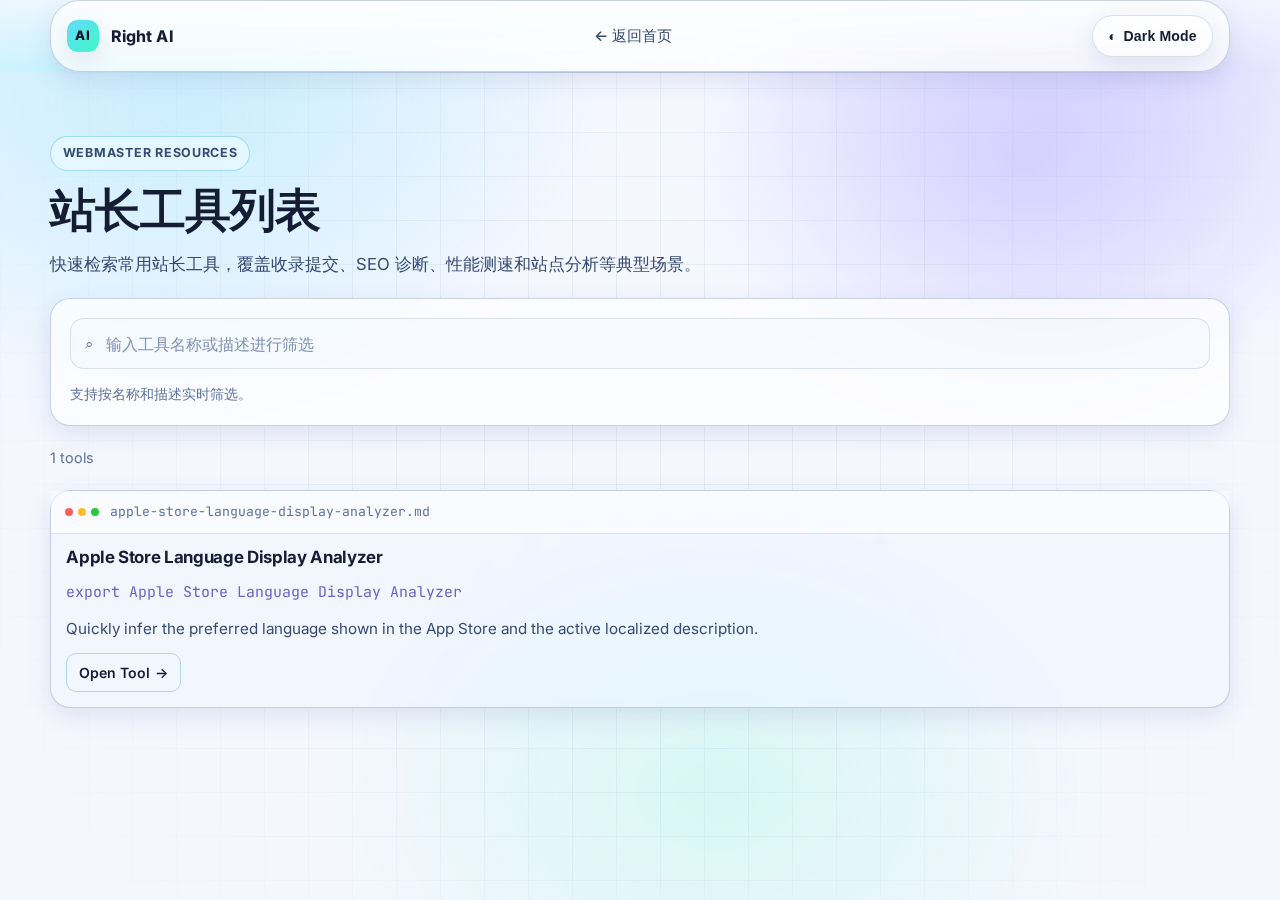
<file: tools.html>
<!DOCTYPE html>
<html lang="zh-CN">
  <head>
    <meta charset="UTF-8" />
    <meta name="viewport" content="width=device-width, initial-scale=1.0" />
    <title>站长工具列表 | Right AI</title>
    <meta
      name="description"
      content="站长工具列表：聚合 SEO、测速、索引与抓取分析工具，快速访问常用站长资源。"
    />
    <link
      rel="preconnect"
      href="https://fonts.googleapis.com"
    />
    <link
      rel="preconnect"
      href="https://fonts.gstatic.com"
      crossorigin
    />
    <link
      href="https://fonts.googleapis.com/css2?family=Inter:wght@400;500;600;700;800&family=JetBrains+Mono:wght@400;600&display=swap"
      rel="stylesheet"
    />
    <link rel="stylesheet" href="home.css" />
    <link rel="stylesheet" href="tools.css" />
    <script defer src="tools.js"></script>
  </head>
  <body data-theme="dark">
    <div class="ambient-bg" aria-hidden="true"></div>
    <div class="noise-layer" aria-hidden="true"></div>
    <div class="grid-layer" aria-hidden="true"></div>

    <header class="site-header">
      <div class="nav-inner">
        <a class="brand" href="index.html" aria-label="返回 Right AI 首页">
          <span class="brand-mark">AI</span>
          <span class="brand-text">Right AI</span>
        </a>
        <nav class="nav-links" aria-label="页面导航">
          <a href="index.html">← 返回首页</a>
        </nav>
        <div class="nav-actions">
          <button class="theme-toggle" id="theme-toggle" type="button" aria-pressed="true">
            <span aria-hidden="true">◐</span>
            <span data-theme-label>切换主题</span>
          </button>
        </div>
      </div>
    </header>

    <main class="tools-main">
      <section class="section tools-section" aria-labelledby="tools-page-title">
        <header class="tools-intro">
          <p class="tools-kicker">Webmaster Resources</p>
          <h1 class="tools-title" id="tools-page-title">站长工具列表</h1>
          <p class="tools-lead">
            快速检索常用站长工具，覆盖收录提交、SEO 诊断、性能测速和站点分析等典型场景。
          </p>
        </header>

        <div class="search-panel" role="search" aria-label="站长工具搜索">
          <label class="sr-only" for="tool-search">搜索站长工具</label>
          <div class="search-input-wrap">
            <input
              id="tool-search"
              type="search"
              placeholder="输入工具名称或描述进行筛选"
              autocomplete="off"
              spellcheck="false"
            />
          </div>
          <p class="search-hint" id="search-hint">支持按名称和描述实时筛选。</p>
        </div>

        <div class="results-row" aria-live="polite">
          <p class="results-count" id="results-count"></p>
          <p class="status-message" id="status-message" role="status"></p>
        </div>

        <ul class="tools-grid" id="tools-list" aria-describedby="search-hint"></ul>
        <p class="empty-state" id="empty-state" hidden>没有匹配的工具，请尝试其他关键词。</p>
      </section>
    </main>
  </body>
</html>
</file>
<file: home.css>
:root {
  color-scheme: dark;
  --font-sans: "Inter", "SF Pro Text", "Segoe UI", system-ui, -apple-system, sans-serif;
  --font-mono: "JetBrains Mono", "SFMono-Regular", Menlo, Consolas, monospace;

  --bg-canvas: #060915;
  --bg-surface: rgba(16, 23, 41, 0.72);
  --bg-surface-strong: rgba(22, 30, 54, 0.86);
  --bg-elevated: rgba(13, 19, 34, 0.84);
  --bg-shell: #0a1226;

  --text-primary: #eef2ff;
  --text-secondary: #c6d0ee;
  --text-muted: #9ca8cd;

  --accent-1: #61dafb;
  --accent-2: #8f7dff;
  --accent-3: #40f8c5;
  --danger: #ff6b7a;
  --warning: #ffc96b;

  --line-soft: rgba(143, 163, 219, 0.28);
  --line-strong: rgba(176, 193, 241, 0.42);
  --glass-bg: rgba(17, 25, 45, 0.56);
  --glass-edge: rgba(183, 199, 245, 0.22);

  --shadow-sm: 0 8px 26px rgba(3, 9, 24, 0.34);
  --shadow-md: 0 18px 40px rgba(2, 8, 26, 0.44);
  --shadow-lg: 0 28px 70px rgba(0, 0, 0, 0.52);
  --shadow-glow: 0 0 0 1px rgba(97, 218, 251, 0.15), 0 18px 44px rgba(96, 154, 255, 0.32);

  --radius-xs: 10px;
  --radius-sm: 14px;
  --radius-md: 20px;
  --radius-lg: 30px;

  --max-content: 1180px;
  --header-height: 72px;

  --space-1: 0.5rem;
  --space-2: 0.75rem;
  --space-3: 1rem;
  --space-4: 1.5rem;
  --space-5: 2rem;
  --space-6: 3rem;

  --ease-standard: cubic-bezier(0.2, 0.8, 0.2, 1);
  --ease-snappy: cubic-bezier(0.16, 1, 0.3, 1);

  --section-pad: clamp(3.6rem, 8vw, 7rem);
}

[data-theme="dark"] {
  color-scheme: dark;
  --bg-canvas: #060915;
  --bg-surface: rgba(16, 23, 41, 0.72);
  --bg-surface-strong: rgba(22, 30, 54, 0.86);
  --bg-elevated: rgba(13, 19, 34, 0.84);
  --bg-shell: #0a1226;
  --text-primary: #eef2ff;
  --text-secondary: #c6d0ee;
  --text-muted: #9ca8cd;
  --line-soft: rgba(143, 163, 219, 0.28);
  --line-strong: rgba(176, 193, 241, 0.42);
  --glass-bg: rgba(17, 25, 45, 0.56);
  --glass-edge: rgba(183, 199, 245, 0.22);
}

[data-theme="light"] {
  color-scheme: light;
  --bg-canvas: #f5f7ff;
  --bg-surface: rgba(255, 255, 255, 0.78);
  --bg-surface-strong: rgba(255, 255, 255, 0.88);
  --bg-elevated: rgba(255, 255, 255, 0.86);
  --bg-shell: #f1f5ff;

  --text-primary: #151d34;
  --text-secondary: #364a72;
  --text-muted: #5f739c;

  --line-soft: rgba(63, 91, 140, 0.18);
  --line-strong: rgba(72, 98, 146, 0.32);
  --glass-bg: rgba(255, 255, 255, 0.68);
  --glass-edge: rgba(70, 106, 168, 0.2);

  --shadow-sm: 0 8px 24px rgba(82, 102, 148, 0.14);
  --shadow-md: 0 18px 38px rgba(72, 95, 136, 0.18);
  --shadow-lg: 0 28px 62px rgba(58, 79, 125, 0.22);
  --shadow-glow: 0 0 0 1px rgba(97, 218, 251, 0.18), 0 16px 38px rgba(120, 142, 255, 0.2);
}

*,
*::before,
*::after {
  box-sizing: border-box;
}

html {
  scroll-behavior: smooth;
}

body {
  margin: 0;
  font-family: var(--font-sans);
  color: var(--text-primary);
  background:
    radial-gradient(1200px circle at 10% -10%, rgba(97, 218, 251, 0.18), transparent 45%),
    radial-gradient(900px circle at 85% 0%, rgba(143, 125, 255, 0.2), transparent 42%),
    var(--bg-canvas);
  line-height: 1.65;
  min-height: 100vh;
  overflow-x: clip;
  text-rendering: optimizeLegibility;
}

main {
  display: block;
}

img {
  max-width: 100%;
  display: block;
}

h1,
h2,
h3 {
  margin: 0;
  letter-spacing: -0.02em;
}

p {
  margin: 0;
}

code {
  font-family: var(--font-mono);
  font-size: 0.88em;
  padding: 0.08rem 0.34rem;
  border-radius: 0.4rem;
  background: color-mix(in srgb, var(--bg-canvas) 35%, transparent);
  border: 1px solid color-mix(in srgb, var(--line-soft) 80%, transparent);
}

a {
  color: inherit;
  text-decoration: none;
}

a:focus-visible,
button:focus-visible,
summary:focus-visible {
  outline: 2px solid color-mix(in srgb, var(--accent-1) 78%, white 22%);
  outline-offset: 2px;
}

#scroll-progress {
  position: fixed;
  top: 0;
  left: 0;
  height: 4px;
  width: var(--progress-width, 0%);
  transform: scaleX(var(--progress-scale, 1));
  transform-origin: 0 50%;
  z-index: 1200;
  border-radius: 0 999px 999px 0;
  background: linear-gradient(90deg, var(--accent-1), var(--accent-2), var(--accent-3));
  box-shadow: 0 0 18px rgba(94, 174, 255, 0.72);
  transition: width 160ms linear, transform 160ms linear, opacity 260ms ease;
}

.ambient-bg,
.noise-layer,
.grid-layer,
.cursor-glow {
  pointer-events: none;
}

.ambient-bg {
  position: fixed;
  inset: 0;
  z-index: -4;
  background:
    radial-gradient(42rem 30rem at 15% 12%, rgba(97, 218, 251, 0.19), transparent 60%),
    radial-gradient(34rem 26rem at 80% 18%, rgba(143, 125, 255, 0.22), transparent 62%),
    radial-gradient(38rem 28rem at 56% 88%, rgba(64, 248, 197, 0.16), transparent 65%);
  animation: ambient-float 18s linear infinite alternate;
}

.noise-layer {
  position: fixed;
  inset: 0;
  z-index: -3;
  opacity: 0.06;
  mix-blend-mode: soft-light;
  background-image: radial-gradient(circle at 1px 1px, rgba(255, 255, 255, 0.3) 1px, transparent 0);
  background-size: 3px 3px;
}

.grid-layer {
  position: fixed;
  inset: 0;
  z-index: -2;
  opacity: 0.44;
  background-image:
    linear-gradient(var(--line-soft) 1px, transparent 1px),
    linear-gradient(90deg, var(--line-soft) 1px, transparent 1px);
  background-size: 44px 44px;
  mask-image: radial-gradient(circle at center, black 24%, transparent 92%);
  animation: grid-drift 28s linear infinite;
}

.cursor-glow {
  position: fixed;
  left: 0;
  top: 0;
  width: clamp(12rem, 26vw, 22rem);
  aspect-ratio: 1;
  border-radius: 999px;
  z-index: -1;
  opacity: 0.34;
  background: radial-gradient(circle, rgba(97, 218, 251, 0.42), rgba(143, 125, 255, 0.16) 45%, transparent 70%);
  filter: blur(18px);
  transform: translate3d(-50%, -50%, 0);
  transition: transform 180ms var(--ease-snappy), opacity 260ms ease;
  will-change: transform;
}

.cursor-glow.is-visible {
  opacity: 0.4;
}

.site-header {
  position: sticky;
  top: 0;
  z-index: 1000;
  min-height: var(--header-height);
  display: flex;
  align-items: center;
  background: linear-gradient(180deg, color-mix(in srgb, var(--bg-canvas) 82%, transparent) 0%, transparent 100%);
  backdrop-filter: saturate(150%) blur(6px);
}

.nav-inner {
  width: min(var(--max-content), calc(100% - 2rem));
  margin-inline: auto;
  padding: 0.85rem 1rem;
  border: 1px solid color-mix(in srgb, var(--line-strong) 85%, transparent);
  border-radius: var(--radius-lg);
  background: color-mix(in srgb, var(--bg-surface-strong) 78%, transparent);
  backdrop-filter: blur(20px) saturate(160%);
  box-shadow: var(--shadow-sm);
  display: flex;
  align-items: center;
  justify-content: space-between;
  gap: 1.1rem;
}

.nav-links {
  display: flex;
  align-items: center;
  gap: 0.3rem;
  flex-wrap: wrap;
}

.brand {
  display: inline-flex;
  align-items: center;
  gap: 0.72rem;
  min-width: fit-content;
}

.brand-mark {
  width: 2rem;
  height: 2rem;
  border-radius: 0.65rem;
  display: inline-flex;
  align-items: center;
  justify-content: center;
  font-weight: 800;
  font-size: 0.82rem;
  letter-spacing: 0.04em;
  color: #05111f;
  background: linear-gradient(140deg, var(--accent-1), var(--accent-3));
  box-shadow: var(--shadow-sm);
}

.brand-text {
  font-size: 1rem;
  font-weight: 760;
  letter-spacing: 0.01em;
}

.nav-actions {
  display: inline-flex;
  align-items: center;
  gap: 0.58rem;
}

.language-toggle {
  min-height: 42px;
  min-width: 8rem;
  border-radius: 999px;
  border: 1px solid var(--glass-edge);
  background: var(--glass-bg);
  color: var(--text-primary);
  padding: 0 2rem 0 0.85rem;
  font-size: 0.84rem;
  font-weight: 580;
  cursor: pointer;
  appearance: none;
  background-image:
    linear-gradient(45deg, transparent 50%, var(--text-muted) 50%),
    linear-gradient(135deg, var(--text-muted) 50%, transparent 50%);
  background-position:
    calc(100% - 1rem) 1.05rem,
    calc(100% - 0.72rem) 1.05rem;
  background-size: 0.38rem 0.38rem, 0.38rem 0.38rem;
  background-repeat: no-repeat;
  box-shadow: var(--shadow-sm);
  transition: transform 220ms var(--ease-snappy), box-shadow 220ms var(--ease-standard), border-color 220ms var(--ease-standard);
}

.language-toggle:hover {
  transform: translateY(-2px);
  box-shadow: var(--shadow-glow);
}

.nav-links a {
  position: relative;
  display: inline-flex;
  align-items: center;
  gap: 0.35rem;
  padding: 0.56rem 0.88rem;
  border-radius: var(--radius-xs);
  color: var(--text-secondary);
  font-size: 0.94rem;
  font-weight: 560;
  letter-spacing: 0.01em;
  transition: color 200ms var(--ease-standard), background-color 200ms var(--ease-standard), transform 200ms var(--ease-snappy);
}

.nav-links a::after {
  content: "";
  position: absolute;
  left: 0.82rem;
  right: 0.82rem;
  bottom: 0.36rem;
  height: 2px;
  border-radius: 999px;
  background: linear-gradient(90deg, var(--accent-1), var(--accent-2));
  transform: scaleX(0);
  transform-origin: center;
  transition: transform 240ms var(--ease-snappy);
}

.nav-links a:hover,
.nav-links a:focus-visible {
  color: var(--text-primary);
  background: color-mix(in srgb, var(--glass-bg) 72%, transparent);
  transform: translateY(-1px);
}

.nav-links a:hover::after,
.nav-links a:focus-visible::after {
  transform: scaleX(1);
}

.theme-toggle {
  border: 1px solid var(--glass-edge);
  background: var(--glass-bg);
  color: var(--text-primary);
  border-radius: 999px;
  min-height: 42px;
  padding: 0 0.95rem;
  font-size: 0.88rem;
  font-weight: 600;
  letter-spacing: 0.01em;
  display: inline-flex;
  align-items: center;
  justify-content: center;
  gap: 0.4rem;
  cursor: pointer;
  box-shadow: var(--shadow-sm);
  transition: transform 220ms var(--ease-snappy), box-shadow 220ms var(--ease-standard), background-color 220ms var(--ease-standard);
}

.theme-toggle:hover {
  transform: translateY(-2px);
  box-shadow: var(--shadow-glow);
}

.section {
  position: relative;
  width: min(var(--max-content), calc(100% - 2rem));
  margin-inline: auto;
  padding-block: var(--section-pad);
}

.section::before {
  content: "";
  position: absolute;
  left: 0;
  right: 0;
  top: 0;
  height: 1px;
  background: linear-gradient(90deg, transparent, var(--line-soft) 25%, var(--line-strong) 50%, var(--line-soft) 75%, transparent);
}

.hero {
  min-height: clamp(70vh, 86vh, 94vh);
  display: flex;
  align-items: center;
  padding-top: clamp(1rem, 2vw, 2rem);
}

.hero-grid {
  width: 100%;
  display: grid;
  align-items: center;
  gap: clamp(1.8rem, 4vw, 4rem);
  grid-template-columns: minmax(0, 1.06fr) minmax(0, 0.94fr);
}

.hero-copy {
  position: relative;
  z-index: 1;
}

.kicker {
  width: fit-content;
  padding: 0.38rem 0.72rem;
  border-radius: 999px;
  border: 1px solid color-mix(in srgb, var(--accent-1) 38%, var(--line-soft));
  background: color-mix(in srgb, var(--accent-1) 12%, var(--bg-surface));
  color: var(--text-secondary);
  font-size: 0.78rem;
  letter-spacing: 0.06em;
  text-transform: uppercase;
  font-weight: 700;
}

.hero-copy h1 {
  margin: 0;
  font-size: clamp(2rem, 6vw, 4.2rem);
  line-height: 1.08;
  letter-spacing: -0.03em;
  max-width: 17ch;
}

.hero-copy p {
  margin: 1.2rem 0 0;
  max-width: 56ch;
  color: var(--text-secondary);
  font-size: clamp(1rem, 1.45vw, 1.14rem);
}

.hero-actions {
  margin-top: 1.35rem;
  display: flex;
  flex-wrap: wrap;
  align-items: center;
  gap: 0.62rem;
}

.cta {
  border: 1px solid var(--line-soft);
  min-height: 44px;
  border-radius: 999px;
  padding: 0.62rem 0.98rem;
  font-size: 0.9rem;
  font-weight: 650;
  letter-spacing: 0.01em;
  display: inline-flex;
  align-items: center;
  justify-content: center;
  transition: transform 220ms var(--ease-snappy), box-shadow 220ms var(--ease-standard), border-color 220ms var(--ease-standard), background-color 220ms var(--ease-standard);
}

.cta:hover {
  transform: translateY(-2px);
}

.cta-primary {
  color: #040d1b;
  border-color: color-mix(in srgb, var(--accent-1) 58%, transparent);
  background: linear-gradient(130deg, var(--accent-1), color-mix(in srgb, var(--accent-3) 82%, white));
  box-shadow: var(--shadow-glow);
}

.cta-secondary {
  color: var(--text-primary);
  background: color-mix(in srgb, var(--bg-surface) 82%, transparent);
}

.cta-ghost {
  color: var(--text-secondary);
  background: transparent;
}

.cta-secondary:hover,
.cta-ghost:hover {
  border-color: color-mix(in srgb, var(--accent-1) 36%, var(--line-soft));
  box-shadow: var(--shadow-sm);
}

.download-tooltip {
  position: absolute;
  z-index: 1200;
  max-width: min(260px, calc(100vw - 1.2rem));
  padding: 0.45rem 0.62rem;
  border-radius: 0.7rem;
  border: 1px solid color-mix(in srgb, var(--accent-1) 28%, var(--line-soft));
  background: color-mix(in srgb, var(--bg-surface-strong) 88%, var(--bg-canvas));
  box-shadow: var(--shadow-md);
  color: var(--text-primary);
  font-size: 0.8rem;
  font-weight: 650;
  letter-spacing: 0.01em;
  line-height: 1.35;
  white-space: nowrap;
  opacity: 0;
  transform: translateY(6px);
  pointer-events: none;
  transition: opacity 140ms var(--ease-standard), transform 140ms var(--ease-standard);
}

.download-tooltip.is-visible {
  opacity: 1;
  transform: translateY(0);
}

.trust-list {
  margin: 1.15rem 0 0;
  padding: 0;
  list-style: none;
  display: grid;
  gap: 0.42rem;
  color: var(--text-secondary);
  font-size: 0.96rem;
}

.trust-list li {
  position: relative;
  padding-left: 1.15rem;
}

.trust-list li::before {
  content: "";
  position: absolute;
  left: 0;
  top: 0.52rem;
  width: 0.48rem;
  height: 0.48rem;
  border-radius: 999px;
  background: linear-gradient(130deg, var(--accent-1), var(--accent-3));
}

.sr-only {
  position: absolute;
  width: 1px;
  height: 1px;
  padding: 0;
  margin: -1px;
  overflow: hidden;
  clip: rect(0, 0, 0, 0);
  border: 0;
  white-space: nowrap;
}

.hero-panel {
  position: relative;
  border-radius: var(--radius-lg);
  border: 1px solid var(--glass-edge);
  background:
    linear-gradient(145deg, color-mix(in srgb, var(--glass-bg) 88%, transparent), color-mix(in srgb, var(--bg-elevated) 80%, transparent));
  box-shadow: var(--shadow-lg);
  backdrop-filter: blur(24px) saturate(145%);
  padding: clamp(1rem, 2.4vw, 1.7rem);
  overflow: hidden;
}

.hero-panel::before {
  content: "";
  position: absolute;
  inset: -1px;
  border-radius: inherit;
  padding: 1px;
  background: linear-gradient(130deg, rgba(97, 218, 251, 0.46), rgba(143, 125, 255, 0.24), rgba(64, 248, 197, 0.36));
  mask: linear-gradient(#000 0 0) content-box, linear-gradient(#000 0 0);
  mask-composite: exclude;
  pointer-events: none;
}

.command-shell {
  display: grid;
  gap: 0;
  border-radius: var(--radius-md);
  overflow: clip;
  border: 1px solid color-mix(in srgb, var(--line-strong) 82%, transparent);
  box-shadow: var(--shadow-md);
  background: var(--bg-shell);
}

.shell-head {
  display: flex;
  align-items: center;
  justify-content: space-between;
  padding: 0.72rem 0.95rem;
  background: color-mix(in srgb, var(--bg-surface-strong) 75%, var(--bg-shell));
  border-bottom: 1px solid color-mix(in srgb, var(--line-soft) 82%, transparent);
}

.shell-path {
  font-family: var(--font-mono);
  font-size: 0.73rem;
  letter-spacing: 0.04em;
  color: color-mix(in srgb, var(--text-muted) 82%, white 18%);
}

.shell-controls {
  display: inline-flex;
  align-items: center;
  gap: 0.42rem;
}

.shell-controls > * {
  width: 0.72rem;
  height: 0.72rem;
  border-radius: 999px;
  box-shadow: inset 0 1px 1px rgba(255, 255, 255, 0.28);
  opacity: 0.9;
}

.shell-controls > *:nth-child(1) {
  background: var(--danger);
}

.shell-controls > *:nth-child(2) {
  background: var(--warning);
}

.shell-controls > *:nth-child(3) {
  background: var(--accent-3);
}

.prompt-chip {
  display: inline-flex;
  align-items: center;
  gap: 0.42rem;
  padding: 0.32rem 0.62rem;
  border-radius: 999px;
  background: color-mix(in srgb, var(--accent-2) 12%, var(--bg-surface));
  border: 1px solid color-mix(in srgb, var(--accent-2) 30%, transparent);
  color: var(--text-secondary);
  font-size: 0.74rem;
  letter-spacing: 0.03em;
  text-transform: uppercase;
  font-weight: 700;
  cursor: pointer;
  transition: transform 220ms var(--ease-snappy), box-shadow 220ms var(--ease-standard), border-color 220ms var(--ease-standard);
}

.prompt-chip:hover {
  transform: translateY(-2px);
  box-shadow: var(--shadow-sm);
  border-color: color-mix(in srgb, var(--accent-1) 40%, var(--accent-2));
}

.shell-body {
  margin: 0;
  padding: 1rem 1.05rem 1.2rem;
  min-height: 14rem;
  max-height: 17rem;
  color: #d7ebff;
  font-family: var(--font-mono);
  font-size: clamp(0.82rem, 1.6vw, 0.94rem);
  line-height: 1.7;
  overflow: auto;
  display: grid;
  align-content: start;
  gap: 0.46rem;
  background:
    linear-gradient(180deg, rgba(16, 26, 46, 0.44), rgba(8, 12, 24, 0.62)),
    var(--bg-shell);
}

.shell-line {
  color: color-mix(in srgb, #d7ebff 88%, white 12%);
}

.shell-line.is-command {
  color: color-mix(in srgb, var(--accent-3) 65%, #d7ebff);
}

.shell-line.is-response {
  color: color-mix(in srgb, var(--accent-1) 52%, #d7ebff);
}

.command-input-row {
  margin-top: 0.9rem;
  display: grid;
  grid-template-columns: 1fr auto;
  gap: 0.58rem;
}

#command-input,
#run-command {
  min-height: 2.7rem;
  border-radius: 0.78rem;
  border: 1px solid var(--line-soft);
}

#command-input {
  background: color-mix(in srgb, var(--bg-shell) 68%, var(--bg-surface));
  color: var(--text-primary);
  padding: 0 0.84rem;
  font-size: 0.91rem;
  font-family: var(--font-mono);
}

#run-command {
  padding: 0 1rem;
  font-size: 0.88rem;
  font-weight: 650;
  background: linear-gradient(140deg, color-mix(in srgb, var(--accent-1) 35%, var(--bg-surface)), color-mix(in srgb, var(--accent-2) 28%, var(--bg-surface)));
  color: var(--text-primary);
  cursor: pointer;
  transition: transform 200ms var(--ease-snappy), box-shadow 220ms var(--ease-standard), border-color 220ms var(--ease-standard);
}

#run-command:hover {
  transform: translateY(-2px);
  box-shadow: var(--shadow-sm);
  border-color: color-mix(in srgb, var(--accent-1) 44%, var(--line-soft));
}

.chip-row {
  margin-top: 0.78rem;
  display: flex;
  flex-wrap: wrap;
  gap: 0.52rem;
}

.stats-grid {
  margin-top: clamp(1.2rem, 2.6vw, 2rem);
  display: grid;
  grid-template-columns: repeat(3, minmax(0, 1fr));
  gap: clamp(0.75rem, 2vw, 1.2rem);
}

.stat-card {
  position: relative;
  padding: 1.08rem 1rem;
  border-radius: var(--radius-sm);
  border: 1px solid var(--glass-edge);
  background: color-mix(in srgb, var(--bg-surface) 78%, transparent);
  backdrop-filter: blur(12px) saturate(130%);
  box-shadow: var(--shadow-sm);
  transition: transform 240ms var(--ease-snappy), box-shadow 240ms var(--ease-standard), border-color 240ms var(--ease-standard);
}

.stat-card:hover {
  transform: translateY(-4px);
  box-shadow: var(--shadow-glow);
  border-color: color-mix(in srgb, var(--accent-1) 36%, var(--glass-edge));
}

.stat-value {
  display: block;
  font-size: clamp(1.46rem, 3.2vw, 2.15rem);
  line-height: 1.1;
  font-weight: 780;
  letter-spacing: -0.02em;
  background: linear-gradient(120deg, var(--text-primary), color-mix(in srgb, var(--accent-1) 66%, var(--text-primary)) 70%);
  -webkit-background-clip: text;
  color: transparent;
}

.feature-tabs {
  margin-top: 1.1rem;
  display: flex;
  flex-wrap: wrap;
  gap: 0.62rem;
}

.section-heading {
  max-width: 64ch;
}

.section-title {
  margin-top: 0.76rem;
  font-size: clamp(1.58rem, 3.2vw, 2.45rem);
  line-height: 1.16;
}

.section-lead {
  margin-top: 1rem;
  color: var(--text-secondary);
  font-size: clamp(0.98rem, 1.5vw, 1.1rem);
}

.feature-tab {
  border: 1px solid var(--line-soft);
  background: color-mix(in srgb, var(--bg-surface) 70%, transparent);
  color: var(--text-secondary);
  border-radius: 999px;
  padding: 0.55rem 0.96rem;
  font-size: 0.9rem;
  font-weight: 580;
  cursor: pointer;
  transition: transform 220ms var(--ease-snappy), border-color 220ms var(--ease-standard), background-color 220ms var(--ease-standard), color 220ms var(--ease-standard), box-shadow 220ms var(--ease-standard);
}

.feature-tab:hover,
.feature-tab[aria-selected="true"],
.feature-tab.is-active {
  color: var(--text-primary);
  border-color: color-mix(in srgb, var(--accent-1) 42%, var(--line-soft));
  background: color-mix(in srgb, var(--accent-2) 13%, var(--bg-surface));
  box-shadow: var(--shadow-sm);
  transform: translateY(-2px);
}

.feature-panel {
  margin-top: 1rem;
  padding: 1.05rem 1.1rem;
  border-radius: var(--radius-sm);
  border: 1px solid var(--line-soft);
  background: color-mix(in srgb, var(--bg-surface) 80%, transparent);
  color: var(--text-secondary);
  opacity: 0;
  transform: translateY(10px);
  pointer-events: none;
  max-height: 0;
  overflow: hidden;
  transition: opacity 320ms var(--ease-standard), transform 320ms var(--ease-standard), max-height 380ms var(--ease-standard), padding 320ms var(--ease-standard);
}

.feature-panel-grid {
  display: grid;
  grid-template-columns: minmax(0, 0.52fr) minmax(0, 0.48fr);
  gap: 1rem;
  align-items: center;
}

.feature-panel img {
  border-radius: var(--radius-sm);
  border: 1px solid color-mix(in srgb, var(--accent-1) 20%, var(--line-soft));
  box-shadow: var(--shadow-sm);
  background: color-mix(in srgb, var(--bg-surface) 78%, transparent);
  aspect-ratio: 16 / 10;
  object-fit: cover;
}

.feature-panel-copy h3 {
  font-size: clamp(1.1rem, 2vw, 1.38rem);
}

.feature-panel-copy ul {
  margin: 0.72rem 0 0;
  padding-left: 1.12rem;
  display: grid;
  gap: 0.52rem;
}

.feature-panel-copy li {
  color: var(--text-secondary);
}

.feature-panel.is-active {
  opacity: 1;
  transform: translateY(0);
  pointer-events: auto;
  max-height: 520px;
  padding: 1.05rem 1.1rem;
}

.feature-panel[hidden] {
  display: none;
}

.workflow-track {
  position: relative;
  margin-top: clamp(1.2rem, 2.8vw, 2rem);
  display: grid;
  gap: 0.95rem;
}

.workflow-track::before {
  content: "";
  position: absolute;
  top: 1.05rem;
  bottom: 1.05rem;
  left: 0.78rem;
  width: 2px;
  border-radius: 999px;
  background: linear-gradient(180deg, var(--accent-1), color-mix(in srgb, var(--accent-2) 75%, var(--accent-3)));
  opacity: 0.44;
}

.workflow-step {
  position: relative;
  margin-left: 1.85rem;
  padding: 0.92rem 1rem;
  border-radius: var(--radius-sm);
  border: 1px solid var(--line-soft);
  background: color-mix(in srgb, var(--bg-surface) 76%, transparent);
  box-shadow: var(--shadow-sm);
  transition: transform 220ms var(--ease-snappy), border-color 220ms var(--ease-standard), box-shadow 220ms var(--ease-standard);
}

.workflow-step::before {
  content: "";
  position: absolute;
  left: -1.53rem;
  top: 1rem;
  width: 0.76rem;
  height: 0.76rem;
  border-radius: 999px;
  border: 2px solid color-mix(in srgb, var(--accent-1) 80%, white 20%);
  background: var(--bg-canvas);
  box-shadow: 0 0 0 3px color-mix(in srgb, var(--accent-1) 20%, transparent);
}

.workflow-step:hover {
  transform: translateX(4px);
  border-color: color-mix(in srgb, var(--accent-1) 30%, var(--line-soft));
  box-shadow: var(--shadow-glow);
}

.workflow-step h3 {
  font-size: 1.08rem;
}

.workflow-step p {
  margin-top: 0.52rem;
  color: var(--text-secondary);
}

.showcase-grid {
  margin-top: clamp(1rem, 2.4vw, 1.5rem);
  display: grid;
  gap: 0.9rem;
  grid-template-columns: repeat(3, minmax(0, 1fr));
}

.showcase-card {
  padding: clamp(1rem, 2.2vw, 1.3rem);
  display: grid;
  gap: 0.68rem;
}

.showcase-card h3 {
  font-size: 1.18rem;
}

.showcase-card p {
  color: var(--text-secondary);
}

.showcase-card span {
  width: fit-content;
  border-radius: 999px;
  padding: 0.22rem 0.64rem;
  font-size: 0.74rem;
  letter-spacing: 0.04em;
  color: var(--text-muted);
  text-transform: uppercase;
  border: 1px solid color-mix(in srgb, var(--line-soft) 88%, transparent);
}

.docs-grid {
  margin-top: 1.2rem;
  display: grid;
  grid-template-columns: repeat(2, minmax(0, 1fr));
  gap: 0.9rem;
}

.docs-card {
  border-radius: var(--radius-md);
  border: 1px solid var(--line-soft);
  background: color-mix(in srgb, var(--bg-surface) 78%, transparent);
  box-shadow: var(--shadow-sm);
  padding: clamp(1rem, 2.2vw, 1.3rem);
}

.docs-card h3 {
  font-size: 1.18rem;
}

.docs-card p {
  margin-top: 0.72rem;
  color: var(--text-secondary);
}

.docs-card a {
  color: color-mix(in srgb, var(--accent-1) 72%, var(--text-primary));
}

.install-steps {
  margin: 0.9rem 0 0;
  padding-left: 1.2rem;
  display: grid;
  gap: 0.56rem;
  color: var(--text-secondary);
}

.update-list {
  margin: 0.9rem 0 0;
  padding-left: 1.1rem;
  display: grid;
  gap: 0.5rem;
  color: var(--text-secondary);
}

.shortcut-note {
  margin-top: 0.85rem;
  padding: 0.6rem 0.76rem;
  border-radius: var(--radius-xs);
  border: 1px dashed color-mix(in srgb, var(--line-soft) 90%, transparent);
  background: color-mix(in srgb, var(--bg-canvas) 30%, transparent);
  font-family: var(--font-mono);
  font-size: 0.8rem;
}

.site-footer {
  width: min(var(--max-content), calc(100% - 2rem));
  margin: 0 auto 2.2rem;
  padding: 0.2rem 0 0;
  color: var(--text-secondary);
  text-align: center;
  font-size: 0.95rem;
}

.back-to-top {
  position: fixed;
  right: clamp(1rem, 2.5vw, 1.85rem);
  bottom: clamp(1rem, 2.8vw, 1.85rem);
  width: 3.55rem;
  height: 3.55rem;
  display: inline-flex;
  align-items: center;
  justify-content: center;
  border: 1.5px solid transparent;
  border-radius: 999px;
  cursor: pointer;
  color: var(--text-primary);
  background:
    linear-gradient(color-mix(in srgb, var(--bg-surface-strong) 94%, transparent), color-mix(in srgb, var(--bg-surface) 90%, transparent)) padding-box,
    conic-gradient(from 180deg, var(--accent-1), var(--accent-2), var(--accent-3), #ffd86f, var(--accent-1)) border-box;
  box-shadow:
    0 16px 34px rgba(10, 16, 30, 0.22),
    0 0 0 1px color-mix(in srgb, var(--accent-1) 20%, transparent);
  z-index: 1250;
  opacity: 0;
  visibility: hidden;
  transform: translateY(14px) scale(0.9);
  transition:
    opacity 220ms var(--ease-standard),
    transform 220ms var(--ease-snappy),
    visibility 220ms var(--ease-standard),
    box-shadow 220ms var(--ease-standard);
}

.back-to-top::before {
  content: "";
  position: absolute;
  inset: -9px;
  border-radius: inherit;
  background: conic-gradient(from 160deg, var(--accent-1), var(--accent-2), var(--accent-3), #ffd86f, var(--accent-1));
  filter: blur(15px);
  opacity: 0.74;
  z-index: -2;
}

.back-to-top::after {
  content: "";
  position: absolute;
  inset: 4px;
  border-radius: inherit;
  background: color-mix(in srgb, var(--bg-surface-strong) 94%, transparent);
  z-index: -1;
}

.back-to-top span {
  font-size: 1.26rem;
  line-height: 1;
  font-weight: 700;
}

.back-to-top:hover {
  transform: translateY(-2px) scale(1.03);
  box-shadow:
    0 20px 42px rgba(10, 16, 30, 0.28),
    0 0 26px rgba(97, 218, 251, 0.22),
    0 0 36px rgba(143, 125, 255, 0.2);
}

.back-to-top.is-visible {
  opacity: 1;
  visibility: visible;
  transform: translateY(0) scale(1);
}

.tilt-card {
  position: relative;
  border-radius: var(--radius-md);
  border: 1px solid var(--line-soft);
  background: linear-gradient(155deg, color-mix(in srgb, var(--bg-surface-strong) 82%, transparent), color-mix(in srgb, var(--bg-elevated) 78%, transparent));
  box-shadow: var(--shadow-md);
  transform-style: preserve-3d;
  transform: perspective(900px) rotateX(var(--tilt-x, 0deg)) rotateY(var(--tilt-y, 0deg)) translateY(0);
  transition: transform 260ms var(--ease-snappy), box-shadow 260ms var(--ease-standard), border-color 260ms var(--ease-standard);
  overflow: hidden;
}

.tilt-card::after {
  content: "";
  position: absolute;
  inset: 0;
  background: radial-gradient(circle at var(--mx, 50%) var(--my, 45%), rgba(255, 255, 255, 0.2), transparent 62%);
  opacity: 0;
  transition: opacity 260ms var(--ease-standard);
  pointer-events: none;
}

.tilt-card:hover {
  transform: perspective(900px) rotateX(var(--tilt-x, 5deg)) rotateY(var(--tilt-y, -6deg)) translateY(-5px);
  border-color: color-mix(in srgb, var(--accent-2) 34%, var(--line-soft));
  box-shadow: var(--shadow-glow);
}

.tilt-card:hover::after {
  opacity: 1;
}

.reveal {
  opacity: 0;
  transform: translateY(26px) scale(0.985);
  filter: blur(6px);
  transition: opacity 620ms var(--ease-standard), transform 620ms var(--ease-snappy), filter 620ms var(--ease-standard);
}

.reveal.is-visible {
  opacity: 1;
  transform: translateY(0) scale(1);
  filter: blur(0);
}

.faq details {
  margin-block: 0.82rem;
  border-radius: var(--radius-sm);
  border: 1px solid var(--line-soft);
  background: color-mix(in srgb, var(--bg-surface) 78%, transparent);
  overflow: hidden;
  box-shadow: var(--shadow-sm);
  transition: border-color 220ms var(--ease-standard), box-shadow 220ms var(--ease-standard), transform 220ms var(--ease-snappy);
}

.faq details[open] {
  border-color: color-mix(in srgb, var(--accent-2) 40%, var(--line-soft));
  box-shadow: var(--shadow-glow);
}

.faq details:hover {
  transform: translateY(-2px);
}

.faq summary {
  list-style: none;
  cursor: pointer;
  display: flex;
  align-items: center;
  justify-content: space-between;
  gap: 1rem;
  padding: 1rem 1.1rem;
  font-weight: 620;
  color: var(--text-primary);
}

.faq summary::-webkit-details-marker {
  display: none;
}

.faq summary::after {
  content: "+";
  font-size: 1.2rem;
  line-height: 1;
  color: var(--text-muted);
  transition: transform 220ms var(--ease-snappy), color 220ms var(--ease-standard);
}

.faq details[open] summary::after {
  transform: rotate(45deg);
  color: var(--accent-1);
}

.faq details > :not(summary) {
  padding: 0 1.1rem 1rem;
  color: var(--text-secondary);
}

.faq-shortcuts-wrap {
  margin-top: 0.7rem;
  overflow-x: auto;
}

.faq-shortcuts-table {
  width: 100%;
  border-collapse: collapse;
  border-spacing: 0;
  color: var(--text-secondary);
  font-size: 0.96rem;
}

.faq-shortcuts-table th,
.faq-shortcuts-table td {
  padding: 0.8rem 0.95rem;
  text-align: left;
  vertical-align: middle;
  border-top: 1px solid color-mix(in srgb, var(--line-soft) 88%, transparent);
}

.faq-shortcuts-table thead th {
  color: var(--text-primary);
  font-weight: 650;
  background: color-mix(in srgb, var(--bg-canvas) 52%, transparent);
}

.faq-shortcuts-table tbody tr:last-child td {
  border-bottom: 1px solid color-mix(in srgb, var(--line-soft) 88%, transparent);
}

.faq-shortcuts-table td:first-child,
.faq-shortcuts-table th:first-child {
  width: 12.5rem;
  white-space: nowrap;
}

.faq-shortcuts-table code {
  font-family: var(--font-mono);
  font-size: 0.88rem;
  color: var(--text-primary);
  background: color-mix(in srgb, var(--bg-surface) 82%, transparent);
  border: 1px solid color-mix(in srgb, var(--line-soft) 86%, transparent);
  border-radius: 999px;
  padding: 0.22rem 0.55rem;
  display: inline-block;
}

.faq-shortcut-note {
  margin-top: 0.72rem;
}

body.modal-open {
  overflow: hidden;
}

.donate-modal {
  position: fixed;
  inset: 0;
  z-index: 1300;
  display: flex;
  align-items: center;
  justify-content: center;
  padding: 1rem;
}

.donate-modal[hidden] {
  display: none;
}

.donate-modal-backdrop {
  position: absolute;
  inset: 0;
  background: rgba(6, 10, 22, 0.7);
  backdrop-filter: blur(6px);
}

.donate-modal-dialog {
  position: relative;
  z-index: 1;
  width: min(100%, 680px);
  max-height: min(90vh, 720px);
  overflow-y: auto;
  border-radius: var(--radius-md);
  border: 1px solid var(--line-soft);
  background: color-mix(in srgb, var(--bg-surface-strong) 88%, var(--bg-canvas));
  box-shadow: var(--shadow-lg);
  padding: clamp(1rem, 3vw, 1.6rem);
}

.donate-modal-close {
  position: absolute;
  top: 0.65rem;
  right: 0.7rem;
  border: 1px solid transparent;
  border-radius: 999px;
  background: transparent;
  color: var(--text-muted);
  width: 2rem;
  height: 2rem;
  font-size: 1.4rem;
  line-height: 1;
  cursor: pointer;
  transition: transform 160ms var(--ease-snappy), color 160ms var(--ease-standard), border-color 160ms var(--ease-standard);
}

.donate-modal-close:hover {
  color: var(--text-primary);
  border-color: var(--line-soft);
  transform: scale(1.06);
}

.donate-modal-dialog h2 {
  font-size: clamp(1.32rem, 3vw, 1.8rem);
}

.donate-modal-dialog p {
  margin-top: 0.6rem;
  color: var(--text-secondary);
}

.donate-qr-grid {
  margin-top: 1rem;
  display: grid;
  gap: 0.8rem;
  grid-template-columns: repeat(auto-fit, minmax(220px, 1fr));
}

.donate-qr-grid figure {
  margin: 0;
  border-radius: var(--radius-sm);
  border: 1px solid var(--line-soft);
  background: color-mix(in srgb, var(--bg-surface) 78%, transparent);
  box-shadow: var(--shadow-sm);
  padding: 0.8rem;
  text-align: center;
}

.donate-qr-grid figure img {
  width: auto;
  max-width: 100%;
  max-height: clamp(220px, 40vh, 320px);
  margin: 0 auto;
  object-fit: contain;
}

.donate-qr-grid figcaption {
  margin-top: 0.58rem;
  font-size: 0.92rem;
  color: var(--text-secondary);
}

@media (max-width: 1100px) {
  .hero-grid {
    grid-template-columns: 1fr;
  }

  .hero-copy {
    order: 0;
  }

  .hero-panel {
    order: 1;
    max-width: 760px;
  }

  .stats-grid {
    grid-template-columns: repeat(2, minmax(0, 1fr));
  }

  .feature-panel-grid {
    grid-template-columns: 1fr;
  }

  .showcase-grid,
  .docs-grid {
    grid-template-columns: 1fr;
  }
}

@media (max-width: 800px) {
  .site-header {
    min-height: 64px;
  }

  .nav-inner {
    width: min(var(--max-content), calc(100% - 1rem));
    border-radius: var(--radius-md);
    padding: 0.68rem 0.72rem;
  }

  .nav-links {
    gap: 0.15rem;
    overflow-x: auto;
    scrollbar-width: none;
    white-space: nowrap;
    flex-wrap: nowrap;
    max-width: 48vw;
  }

  .brand-text {
    display: none;
  }

  .theme-toggle {
    min-height: 38px;
    padding: 0 0.78rem;
  }

  .language-toggle {
    min-height: 38px;
    min-width: 4.8rem;
    padding: 0 1.55rem 0 0.62rem;
    font-size: 0.78rem;
    background-position:
      calc(100% - 0.85rem) 0.96rem,
      calc(100% - 0.62rem) 0.96rem;
  }

  .nav-links::-webkit-scrollbar {
    display: none;
  }

  .section {
    width: min(var(--max-content), calc(100% - 1.2rem));
  }

  .stats-grid {
    grid-template-columns: 1fr;
  }

  .feature-tabs {
    gap: 0.5rem;
  }

  .command-input-row {
    grid-template-columns: 1fr;
  }

  #run-command {
    width: 100%;
  }

  .workflow-track::before {
    left: 0.62rem;
  }

  .workflow-step {
    margin-left: 1.5rem;
    padding: 0.86rem 0.9rem;
  }

  .workflow-step::before {
    left: -1.33rem;
  }
}

@media (max-width: 560px) {
  .hero {
    min-height: auto;
    padding-top: 0.4rem;
  }

  .hero-copy h1 {
    font-size: clamp(1.75rem, 11vw, 2.45rem);
  }

  .hero-copy p {
    margin-top: 0.95rem;
  }

  .hero-actions {
    gap: 0.52rem;
  }

  .cta {
    width: 100%;
  }

  .trust-list {
    font-size: 0.9rem;
  }

  .hero-panel {
    padding: 0.8rem;
    border-radius: var(--radius-md);
  }

  .shell-head,
  .shell-body {
    padding-inline: 0.78rem;
  }

  .feature-tab {
    font-size: 0.84rem;
    padding: 0.5rem 0.75rem;
  }

  .faq summary {
    padding: 0.86rem 0.9rem;
    font-size: 0.95rem;
  }

  .faq details > :not(summary) {
    padding: 0 0.9rem 0.9rem;
  }

  .site-footer {
    width: min(var(--max-content), calc(100% - 1.2rem));
    font-size: 0.88rem;
  }

  .back-to-top {
    width: 3.08rem;
    height: 3.08rem;
    right: 0.9rem;
    bottom: 0.95rem;
  }
}

@media (prefers-reduced-motion: reduce) {
  html {
    scroll-behavior: auto;
  }

  *,
  *::before,
  *::after {
    animation-duration: 0.01ms !important;
    animation-iteration-count: 1 !important;
    transition-duration: 0.01ms !important;
    scroll-behavior: auto !important;
  }

  .reveal {
    opacity: 1;
    transform: none;
    filter: none;
  }

  .cursor-glow,
  .ambient-bg,
  .grid-layer {
    animation: none !important;
  }
}

@keyframes ambient-float {
  0% {
    transform: translate3d(0, 0, 0) scale(1);
  }
  100% {
    transform: translate3d(1.5%, -1.8%, 0) scale(1.035);
  }
}

@keyframes grid-drift {
  0% {
    transform: translate3d(0, 0, 0);
  }
  100% {
    transform: translate3d(44px, 24px, 0);
  }
}
</file>
<file: styles.css>
:root {
  color-scheme: light;
  --bg: #f5f7ff;
  --bg-alt: #eef1ff;
  --surface: rgba(255, 255, 255, 0.85);
  --surface-strong: rgba(255, 255, 255, 0.95);
  --surface-soft: rgba(255, 255, 255, 0.7);
  --text: #1a2145;
  --text-muted: #56608a;
  --accent: #635bff;
  --accent-strong: #3d8bff;
  --accent-soft: rgba(99, 91, 255, 0.16);
  --border: rgba(96, 112, 192, 0.22);
  --shadow: 0 40px 80px -40px rgba(84, 105, 204, 0.45);
  --radius-lg: 28px;
  --radius-md: 18px;
  --radius-sm: 12px;
  font-family: "Inter", system-ui, -apple-system, BlinkMacSystemFont, sans-serif;
  color: var(--text);
  background-color: var(--bg);
}

body[data-theme="dark"] {
  color-scheme: dark;
  --bg: #060b1b;
  --bg-alt: #0b1126;
  --surface: rgba(16, 21, 43, 0.7);
  --surface-strong: rgba(22, 27, 54, 0.95);
  --surface-soft: rgba(26, 34, 64, 0.75);
  --text: #e5ecff;
  --text-muted: #b7c0e0;
  --accent: #7c5cff;
  --accent-strong: #3da8ff;
  --accent-soft: rgba(124, 92, 255, 0.16);
  --border: rgba(120, 140, 200, 0.2);
  --shadow: 0 40px 80px -40px rgba(12, 9, 52, 0.9);
}

*,
*::before,
*::after {
  box-sizing: border-box;
}

body {
  margin: 0;
  background: radial-gradient(circle at top left, #ffffff, #dfe6ff) fixed;
  color: var(--text);
  line-height: 1.6;
}

body[data-theme="dark"] {
  background: radial-gradient(circle at top left, #111a3e, #050716) fixed;
}

a {
  color: inherit;
  text-decoration: none;
}

img {
  max-width: 100%;
  display: block;
}

.hero {
  padding: 32px clamp(20px, 5vw, 60px) 80px;
  position: relative;
  overflow: hidden;
  background: linear-gradient(160deg, rgba(255, 255, 255, 0.75), rgba(220, 228, 255, 0.8));
  border-bottom: 1px solid rgba(99, 91, 255, 0.12);
}

.hero::after {
  content: "";
  position: absolute;
  inset: 0;
  background: radial-gradient(circle at 80% 20%, rgba(99, 91, 255, 0.25), transparent 55%);
  pointer-events: none;
}

body[data-theme="dark"] .hero {
  background: linear-gradient(160deg, rgba(16, 23, 49, 0.85), rgba(6, 11, 27, 0.9));
  border-bottom-color: rgba(124, 92, 255, 0.18);
}

.nav {
  display: flex;
  align-items: center;
  justify-content: space-between;
  margin-bottom: clamp(50px, 7vw, 90px);
  position: relative;
  z-index: 2;
}

.logo {
  display: inline-flex;
  align-items: center;
  gap: 12px;
  font-weight: 600;
  letter-spacing: 0.01em;
  color: var(--text);
}

.logo-mark {
  display: inline-flex;
  align-items: center;
  justify-content: center;
  width: 44px;
  height: 44px;
  border-radius: 16px;
  background: linear-gradient(135deg, #635bff, #3d8bff);
  font-size: 18px;
  font-weight: 700;
  color: #fff;
  box-shadow: 0 16px 30px -20px rgba(99, 91, 255, 0.85);
}

.nav-links {
  display: flex;
  align-items: center;
  gap: 18px;
}

.nav-links a {
  font-size: 15px;
  color: var(--text-muted);
  transition: color 0.2s ease, opacity 0.2s ease, transform 0.2s ease;
}

.nav-links a:hover {
  color: var(--text);
  opacity: 1;
  transform: translateY(-1px);
}

.hero-content {
  display: grid;
  gap: clamp(40px, 5vw, 80px);
  grid-template-columns: repeat(auto-fit, minmax(320px, 1fr));
  align-items: center;
  position: relative;
  z-index: 2;
}

.hero-copy h1 {
  font-size: clamp(36px, 5vw, 60px);
  line-height: 1.05;
  margin-bottom: 20px;
}

.hero-copy .lead {
  color: var(--text-muted);
  font-size: 18px;
  margin-bottom: 24px;
  max-width: 600px;
}

.eyebrow {
  text-transform: uppercase;
  letter-spacing: 0.25em;
  font-size: 12px;
  color: var(--accent);
  margin-bottom: 18px;
}

.hero-highlights {
  margin: 0 0 32px;
  display: grid;
  gap: 16px;
  grid-template-columns: repeat(auto-fit, minmax(240px, 1fr));
}

.hero-highlights article {
  background: var(--surface);
  border: 1px solid rgba(99, 91, 255, 0.16);
  border-radius: var(--radius-md);
  padding: 20px;
  box-shadow: 0 25px 60px -50px rgba(99, 91, 255, 0.7);
  transition: transform 0.2s ease, box-shadow 0.2s ease;
}

.hero-highlights article:hover {
  transform: translateY(-4px);
  box-shadow: 0 30px 70px -50px rgba(99, 91, 255, 0.8);
}

.hero-highlights h2 {
  margin: 0 0 10px;
  font-size: 18px;
  color: var(--text);
}

.hero-highlights p {
  margin: 0;
  font-size: 14px;
  color: var(--text-muted);
  line-height: 1.55;
}

.hero-actions {
  display: flex;
  flex-wrap: wrap;
  gap: 16px;
  margin-bottom: 18px;
}

.hero-note {
  color: var(--text-muted);
  font-size: 14px;
}

.button {
  display: inline-flex;
  align-items: center;
  justify-content: center;
  padding: 14px 24px;
  border-radius: 999px;
  font-weight: 600;
  border: 1px solid transparent;
  cursor: pointer;
  transition: transform 0.2s ease, box-shadow 0.2s ease, background 0.2s ease;
}

.button-primary {
  background: linear-gradient(135deg, #635bff, #4f9dff);
  color: #fff;
  box-shadow: 0 20px 40px -20px rgba(73, 121, 255, 0.6);
}

.button-primary:hover {
  transform: translateY(-1px);
  box-shadow: 0 18px 35px -20px rgba(73, 121, 255, 0.7);
}

.button-ghost {
  border: 1px solid var(--border);
  color: var(--text);
  background: transparent;
}

.button-ghost:hover {
  border-color: rgba(99, 91, 255, 0.35);
  transform: translateY(-1px);
}

body[data-theme="dark"] .button-ghost:hover {
  border-color: rgba(255, 255, 255, 0.5);
}

.glow {
  position: absolute;
  inset: auto -30% -40% -30%;
  height: 70%;
  background: radial-gradient(circle at 50% 50%, rgba(124, 92, 255, 0.35), transparent 65%);
  filter: blur(60px);
  pointer-events: none;
  z-index: 1;
}

.section {
  padding: clamp(70px, 8vw, 120px) clamp(20px, 5vw, 60px);
  background: transparent;
  position: relative;
}

.section.alt {
  background: var(--bg-alt);
}

.section-header {
  max-width: 880px;
  margin-bottom: clamp(40px, 5vw, 60px);
}

.section-header.narrow {
  max-width: 620px;
  text-align: center;
  margin-left: auto;
  margin-right: auto;
}

.section h2 {
  font-size: clamp(32px, 4vw, 44px);
  margin-bottom: 16px;
}

.section p {
  color: var(--text-muted);
}

.feature-grid {
  display: grid;
  gap: 24px;
  grid-template-columns: repeat(auto-fit, minmax(240px, 1fr));
}

.feature-card {
  background: var(--surface);
  border: 1px solid rgba(99, 91, 255, 0.08);
  border-radius: var(--radius-md);
  padding: 28px;
  position: relative;
  overflow: hidden;
  min-height: 220px;
}

.feature-card.has-media {
  display: flex;
  flex-direction: column;
  gap: 20px;
}

.feature-card::after {
  content: "";
  position: absolute;
  inset: 0;
  background: linear-gradient(135deg, transparent, rgba(99, 91, 255, 0.12));
  opacity: 0;
  transition: opacity 0.3s ease;
}

.feature-card:hover::after {
  opacity: 1;
}

.feature-media {
  position: relative;
  border-radius: var(--radius-sm);
  overflow: hidden;
  background: rgba(99, 91, 255, 0.12);
  border: 1px solid rgba(99, 91, 255, 0.16);
  box-shadow: 0 30px 70px -45px rgba(99, 91, 255, 0.6);
}

.feature-media::after {
  content: "";
  position: absolute;
  inset: 0;
  background: linear-gradient(180deg, rgba(255, 255, 255, 0) 60%, rgba(99, 91, 255, 0.18));
  opacity: 0.35;
  pointer-events: none;
}

.feature-media img {
  display: block;
  width: 100%;
  height: 100%;
  object-fit: cover;
}

.icon {
  width: 48px;
  height: 48px;
  border-radius: 14px;
  background: rgba(255, 255, 255, 0.07);
  display: inline-flex;
  align-items: center;
  justify-content: center;
  margin-bottom: 18px;
}

.icon svg {
  width: 24px;
  height: 24px;
  fill: var(--text);
  opacity: 0.8;
}

.icon-gradient {
  background: linear-gradient(135deg, rgba(124, 92, 255, 0.25), rgba(64, 180, 255, 0.25));
}

.steps {
  display: grid;
  gap: 24px;
  grid-template-columns: repeat(auto-fit, minmax(220px, 1fr));
}

.step-card {
  background: rgba(20, 26, 52, 0.85);
  border-radius: var(--radius-md);
  padding: 32px 28px;
  border: 1px solid rgba(255, 255, 255, 0.08);
  position: relative;
}

.step-card,
.testimonials blockquote {
  color: #f7f9ff;
}

body[data-theme="light"] .step-card {
  background: linear-gradient(150deg, rgba(99, 91, 255, 0.92), rgba(61, 139, 255, 0.92));
  color: #ffffff;
}

.step-number {
  font-weight: 700;
  font-size: 12px;
  letter-spacing: 0.3em;
  color: var(--accent);
  display: block;
  margin-bottom: 18px;
}

.faq-grid {
  display: grid;
  gap: 24px;
  grid-template-columns: repeat(auto-fit, minmax(240px, 1fr));
}

.faq-grid article {
  background: var(--surface);
  border-radius: var(--radius-md);
  padding: 28px;
  border: 1px solid rgba(99, 91, 255, 0.08);
}

.faq-grid h3 {
  margin-top: 0;
  margin-bottom: 14px;
  font-size: 18px;
}

.footer {
  padding: clamp(60px, 6vw, 90px) clamp(20px, 5vw, 60px) 40px;
  background: linear-gradient(160deg, rgba(240, 244, 255, 0.95), rgba(220, 230, 255, 0.95));
  border-top: 1px solid rgba(99, 91, 255, 0.15);
}

body[data-theme="dark"] .footer {
  background: #050716;
}

.footer-content {
  display: flex;
  justify-content: space-between;
  align-items: center;
  gap: 24px;
  margin-bottom: 36px;
  flex-wrap: wrap;
}

.footer-content h2 {
  margin: 0 0 10px;
  font-size: clamp(28px, 4vw, 36px);
}

.footer-meta {
  display: flex;
  justify-content: space-between;
  align-items: center;
  color: var(--text-muted);
  font-size: 14px;
  border-top: 1px solid rgba(255, 255, 255, 0.08);
  padding-top: 24px;
  flex-wrap: wrap;
  gap: 16px;
}

.footer-links {
  display: flex;
  gap: 16px;
}

.footer-links a {
  color: var(--text-muted);
}

.footer-links a:hover {
  color: var(--text);
}

.language-toggle {
  display: inline-flex;
  align-items: center;
  justify-content: center;
  padding: 10px 14px;
  border-radius: 999px;
  border: 1px solid var(--border);
  background: var(--surface);
  color: var(--text);
  font-weight: 600;
  font-size: 13px;
  cursor: pointer;
  transition: transform 0.2s ease, box-shadow 0.2s ease, border-color 0.2s ease;
}

.language-toggle:hover {
  transform: translateY(-1px);
  border-color: rgba(99, 91, 255, 0.35);
  box-shadow: 0 18px 35px -25px rgba(99, 91, 255, 0.4);
}

.language-toggle.is-zh {
  background: rgba(99, 91, 255, 0.18);
}

.theme-toggle {
  display: inline-flex;
  align-items: center;
  gap: 8px;
  padding: 10px 18px;
  border: 1px solid var(--border);
  border-radius: 999px;
  background: var(--surface);
  color: var(--text);
  font-weight: 500;
  cursor: pointer;
  transition: transform 0.2s ease, box-shadow 0.2s ease, border-color 0.2s ease;
}

.theme-toggle:hover {
  transform: translateY(-1px);
  box-shadow: 0 18px 35px -25px rgba(99, 91, 255, 0.6);
  border-color: rgba(99, 91, 255, 0.28);
}

.theme-toggle.is-dark {
  background: rgba(99, 91, 255, 0.14);
}

.theme-toggle-icon {
  position: relative;
  width: 20px;
  height: 20px;
  border-radius: 50%;
  background: linear-gradient(135deg, #fefefe, #ccd6ff);
  box-shadow: inset 0 -4px 8px rgba(68, 78, 140, 0.2);
}

.theme-toggle.is-dark .theme-toggle-icon {
  background: linear-gradient(135deg, #131a36, #273268);
  box-shadow: inset 0 -4px 8px rgba(18, 24, 44, 0.6);
}

.shortcut {
  overflow: hidden;
}

.shortcut-grid {
  display: grid;
  grid-template-columns: repeat(auto-fit, minmax(280px, 1fr));
  gap: clamp(30px, 6vw, 70px);
  align-items: center;
}

.shortcut-copy h2 {
  margin-bottom: 18px;
}

.shortcut-list {
  list-style: none;
  padding: 0;
  margin: 24px 0 0;
  display: grid;
  gap: 14px;
  color: var(--text);
}

.shortcut-list li {
  background: var(--surface);
  border: 1px solid rgba(99, 91, 255, 0.12);
  border-radius: var(--radius-sm);
  padding: 14px 18px;
  box-shadow: 0 20px 50px -40px rgba(99, 91, 255, 0.55);
}

.shortcut-list strong {
  color: var(--accent);
}

.shortcut-visual {
  position: relative;
  display: flex;
  justify-content: center;
  align-items: center;
  min-height: 320px;
}

.shortcut-glow {
  position: absolute;
  width: 420px;
  height: 420px;
  background: radial-gradient(circle, rgba(99, 91, 255, 0.35), transparent 60%);
  filter: blur(20px);
  animation: pulseGlow 6s ease-in-out infinite;
}

.shortcut-frame {
  position: relative;
  border-radius: 30px;
  overflow: hidden;
  box-shadow: 0 40px 90px -40px rgba(99, 91, 255, 0.65);
  border: 1px solid rgba(99, 91, 255, 0.22);
  background: rgba(255, 255, 255, 0.9);
  padding: 26px 26px 18px;
  display: inline-flex;
  flex-direction: column;
  align-items: center;
  gap: 18px;
  transform: translateY(0);
  animation: floatFrame 7s ease-in-out infinite;
}

body[data-theme="dark"] .shortcut-frame {
  background: rgba(12, 18, 44, 0.92);
}

.shortcut-frame img {
  width: clamp(260px, 40vw, 540px);
  border-radius: 20px;
  display: block;
  box-shadow: 0 25px 70px -40px rgba(99, 91, 255, 0.9);
}

.shortcut-keys {
  display: inline-flex;
  gap: 10px;
  align-items: center;
}

.key {
  display: inline-flex;
  align-items: center;
  justify-content: center;
  padding: 10px 16px;
  border-radius: 12px;
  background: var(--surface);
  border: 1px solid rgba(99, 91, 255, 0.16);
  color: var(--text);
  font-weight: 600;
  font-size: 14px;
  box-shadow: 0 14px 35px -28px rgba(99, 91, 255, 0.7);
  animation: pressKeys 3s ease-in-out infinite;
}

.shortcut-keys .key:last-child {
  animation-delay: 1.1s;
}

.shortcut-pulse {
  position: absolute;
  bottom: 12px;
  width: 70%;
  height: 28px;
  border-radius: 50%;
  background: radial-gradient(circle, rgba(99, 91, 255, 0.35), transparent 65%);
  filter: blur(12px);
  opacity: 0.8;
  animation: pulseGlow 6s ease-in-out infinite;
}

@keyframes floatFrame {
  0%,
  100% {
    transform: translateY(0) scale(1);
  }
  50% {
    transform: translateY(-12px) scale(1.01);
  }
}

@keyframes pulseGlow {
  0%,
  100% {
    opacity: 0.65;
  }
  50% {
    opacity: 0.95;
  }
}

@keyframes pressKeys {
  0%,
  100% {
    transform: translateY(0);
    box-shadow: 0 16px 35px -28px rgba(99, 91, 255, 0.7);
  }
  50% {
    transform: translateY(2px);
    box-shadow: 0 6px 20px -18px rgba(99, 91, 255, 0.55);
  }
}

@media (max-width: 960px) {
  .hero-content {
    grid-template-columns: 1fr;
  }

}

@media (max-width: 720px) {
  .nav {
    flex-direction: column;
    align-items: flex-start;
    gap: 16px;
  }

  .nav-links {
    gap: 14px;
    flex-wrap: wrap;
  }

  .hero {
    padding-top: 28px;
  }

  .hero-actions {
    width: 100%;
  }

  .hero-actions .button {
    flex: 1 1 auto;
    justify-content: center;
  }

  .hero-highlights {
    grid-template-columns: 1fr;
  }

  .footer-content {
    flex-direction: column;
    align-items: flex-start;
  }

  blockquote::before {
    font-size: 52px;
    top: 16px;
    left: 16px;
  }
}

@media (max-width: 540px) {
  .hero-copy h1 {
    font-size: 34px;
  }

  .hero-highlights li {
    font-size: 15px;
  }

  .feature-card,
  .use-cases div,
  .faq-grid article {
    padding: 24px;
  }

  .shortcut-frame {
    padding: 20px 20px 14px;
  }

  .shortcut-frame img {
    width: clamp(220px, 70vw, 420px);
  }
}
</file>
<file: tools.css>
.tools-main {
  padding-bottom: clamp(2.6rem, 6vw, 5rem);
}

.tools-language-toggle {
  min-width: 7.2rem;
}

.tools-section {
  display: grid;
  gap: 1.25rem;
  padding-top: clamp(2.2rem, 5vw, 4.5rem);
}

.tools-intro {
  display: grid;
  gap: 0.85rem;
  max-width: 72ch;
}

.tools-kicker {
  width: fit-content;
  margin: 0;
  padding: 0.38rem 0.72rem;
  border-radius: 999px;
  border: 1px solid color-mix(in srgb, var(--accent-1) 38%, var(--line-soft));
  background: color-mix(in srgb, var(--accent-1) 12%, var(--bg-surface));
  color: var(--text-secondary);
  font-size: 0.78rem;
  letter-spacing: 0.06em;
  text-transform: uppercase;
  font-weight: 700;
}

.tools-title {
  font-size: clamp(2rem, 4vw, 2.85rem);
  line-height: 1.16;
}

.tools-lead {
  margin: 0;
  color: var(--text-secondary);
  font-size: clamp(1rem, 1.3vw, 1.12rem);
}

.search-panel {
  display: grid;
  gap: 0.8rem;
  padding: clamp(0.95rem, 2vw, 1.2rem);
  border-radius: var(--radius-md);
  border: 1px solid color-mix(in srgb, var(--line-strong) 86%, transparent);
  background: color-mix(in srgb, var(--bg-surface-strong) 80%, transparent);
  backdrop-filter: blur(18px) saturate(150%);
  box-shadow: var(--shadow-sm);
}

.search-input-wrap {
  position: relative;
}

.search-input-wrap::before {
  content: "⌕";
  position: absolute;
  left: 0.95rem;
  top: 50%;
  transform: translateY(-50%);
  color: var(--text-muted);
  font-size: 0.94rem;
  pointer-events: none;
}

#tool-search {
  width: 100%;
  min-height: 48px;
  border: 1px solid color-mix(in srgb, var(--line-soft) 88%, transparent);
  border-radius: var(--radius-sm);
  background: color-mix(in srgb, var(--bg-shell) 42%, transparent);
  color: var(--text-primary);
  font: inherit;
  padding: 0.7rem 0.9rem 0.7rem 2.2rem;
  transition: border-color 200ms var(--ease-standard), box-shadow 200ms var(--ease-standard);
}

#tool-search::placeholder {
  color: color-mix(in srgb, var(--text-muted) 78%, transparent);
}

#tool-search:focus-visible {
  border-color: color-mix(in srgb, var(--accent-1) 72%, var(--line-strong));
  box-shadow: 0 0 0 3px color-mix(in srgb, var(--accent-1) 18%, transparent);
  outline: none;
}

.search-hint {
  margin: 0;
  color: var(--text-muted);
  font-size: 0.9rem;
}

.results-row {
  display: flex;
  align-items: baseline;
  justify-content: space-between;
  gap: 0.8rem;
  min-height: 1.5rem;
}

.results-count,
.status-message {
  margin: 0;
  font-size: 0.9rem;
  color: var(--text-muted);
}

.status-message.is-error {
  color: var(--danger);
}

.tools-grid {
  list-style: none;
  margin: 0;
  padding: 0;
  display: grid;
  gap: 1rem;
  grid-template-columns: repeat(auto-fit, minmax(240px, 1fr));
}

.tool-card {
  margin: 0;
}

.tool-card article {
  height: 100%;
  display: grid;
  gap: 0.72rem;
  padding: 0;
  border-radius: var(--radius-md);
  border: 1px solid color-mix(in srgb, var(--line-strong) 84%, transparent);
  background: color-mix(in srgb, var(--bg-shell) 56%, transparent);
  backdrop-filter: blur(14px) saturate(140%);
  box-shadow: var(--shadow-sm);
  transition: transform 220ms var(--ease-snappy), box-shadow 220ms var(--ease-standard), border-color 220ms var(--ease-standard);
}

.tool-shell-head {
  display: flex;
  align-items: center;
  gap: 0.65rem;
  min-height: 38px;
  padding: 0.65rem 0.86rem;
  border-bottom: 1px solid color-mix(in srgb, var(--line-soft) 88%, transparent);
  background: color-mix(in srgb, var(--bg-elevated) 62%, transparent);
}

.tool-shell-controls {
  display: inline-flex;
  align-items: center;
  gap: 0.3rem;
}

.tool-shell-controls span {
  width: 0.52rem;
  height: 0.52rem;
  border-radius: 999px;
}

.tool-shell-controls span:nth-child(1) {
  background: #fb5f57;
}

.tool-shell-controls span:nth-child(2) {
  background: #febb2f;
}

.tool-shell-controls span:nth-child(3) {
  background: #28c840;
}

.tool-shell-title {
  margin: 0;
  color: var(--text-muted);
  font-size: 0.82rem;
  font-family: var(--font-mono);
}

.tool-card article:hover,
.tool-card article:focus-within {
  transform: translateY(-3px);
  box-shadow: var(--shadow-glow);
  border-color: color-mix(in srgb, var(--accent-1) 45%, var(--line-strong));
}

.tool-card h2 {
  margin: 0;
  padding: 0 0.95rem;
  font-size: 1.06rem;
  line-height: 1.35;
}

.tool-export {
  margin: 0;
  padding: 0 0.95rem;
  color: color-mix(in srgb, var(--accent-2) 72%, var(--text-primary));
  font-size: 0.93rem;
  font-family: var(--font-mono);
}

.tool-description {
  margin: 0;
  padding: 0 0.95rem;
  color: var(--text-secondary);
  font-size: 0.95rem;
}

.tool-link {
  width: fit-content;
  display: inline-flex;
  align-items: center;
  gap: 0.36rem;
  margin: auto 0.95rem 0.95rem;
  padding: 0.42rem 0.72rem;
  border-radius: var(--radius-xs);
  border: 1px solid color-mix(in srgb, var(--accent-1) 34%, var(--line-soft));
  color: var(--text-primary);
  font-size: 0.88rem;
  font-weight: 600;
  transition: background-color 180ms var(--ease-standard), transform 180ms var(--ease-snappy);
}

.tool-link::after {
  content: "→";
}

.tool-link:hover,
.tool-link:focus-visible {
  background: color-mix(in srgb, var(--accent-1) 14%, var(--bg-surface));
  transform: translateX(1px);
}

.empty-state {
  margin: 0;
  padding: 1rem;
  border-radius: var(--radius-md);
  border: 1px dashed color-mix(in srgb, var(--line-strong) 88%, transparent);
  color: var(--text-secondary);
  background: color-mix(in srgb, var(--bg-surface) 84%, transparent);
}

@media (max-width: 720px) {
  .tools-language-toggle {
    min-width: 4.8rem;
  }

  .results-row {
    flex-direction: column;
    align-items: flex-start;
  }

  .tools-grid {
    grid-template-columns: 1fr;
  }
}
</file>
